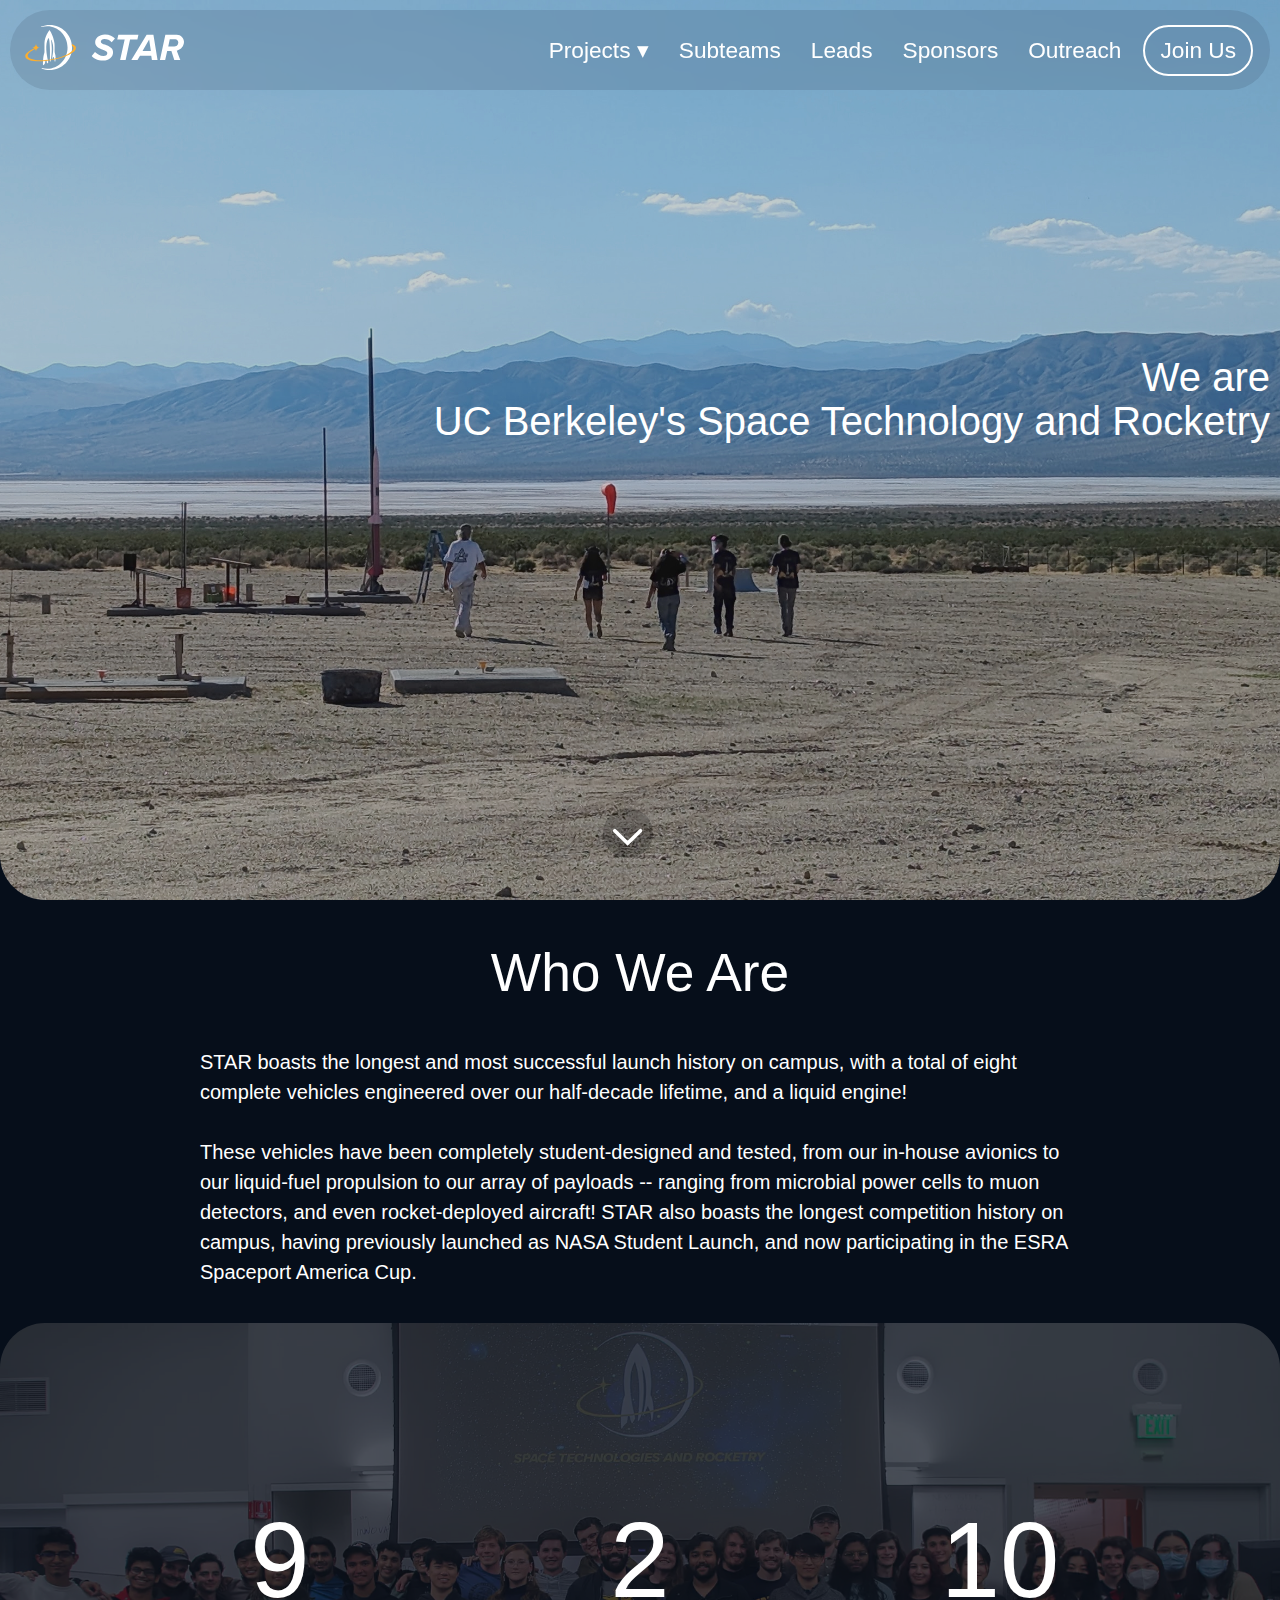
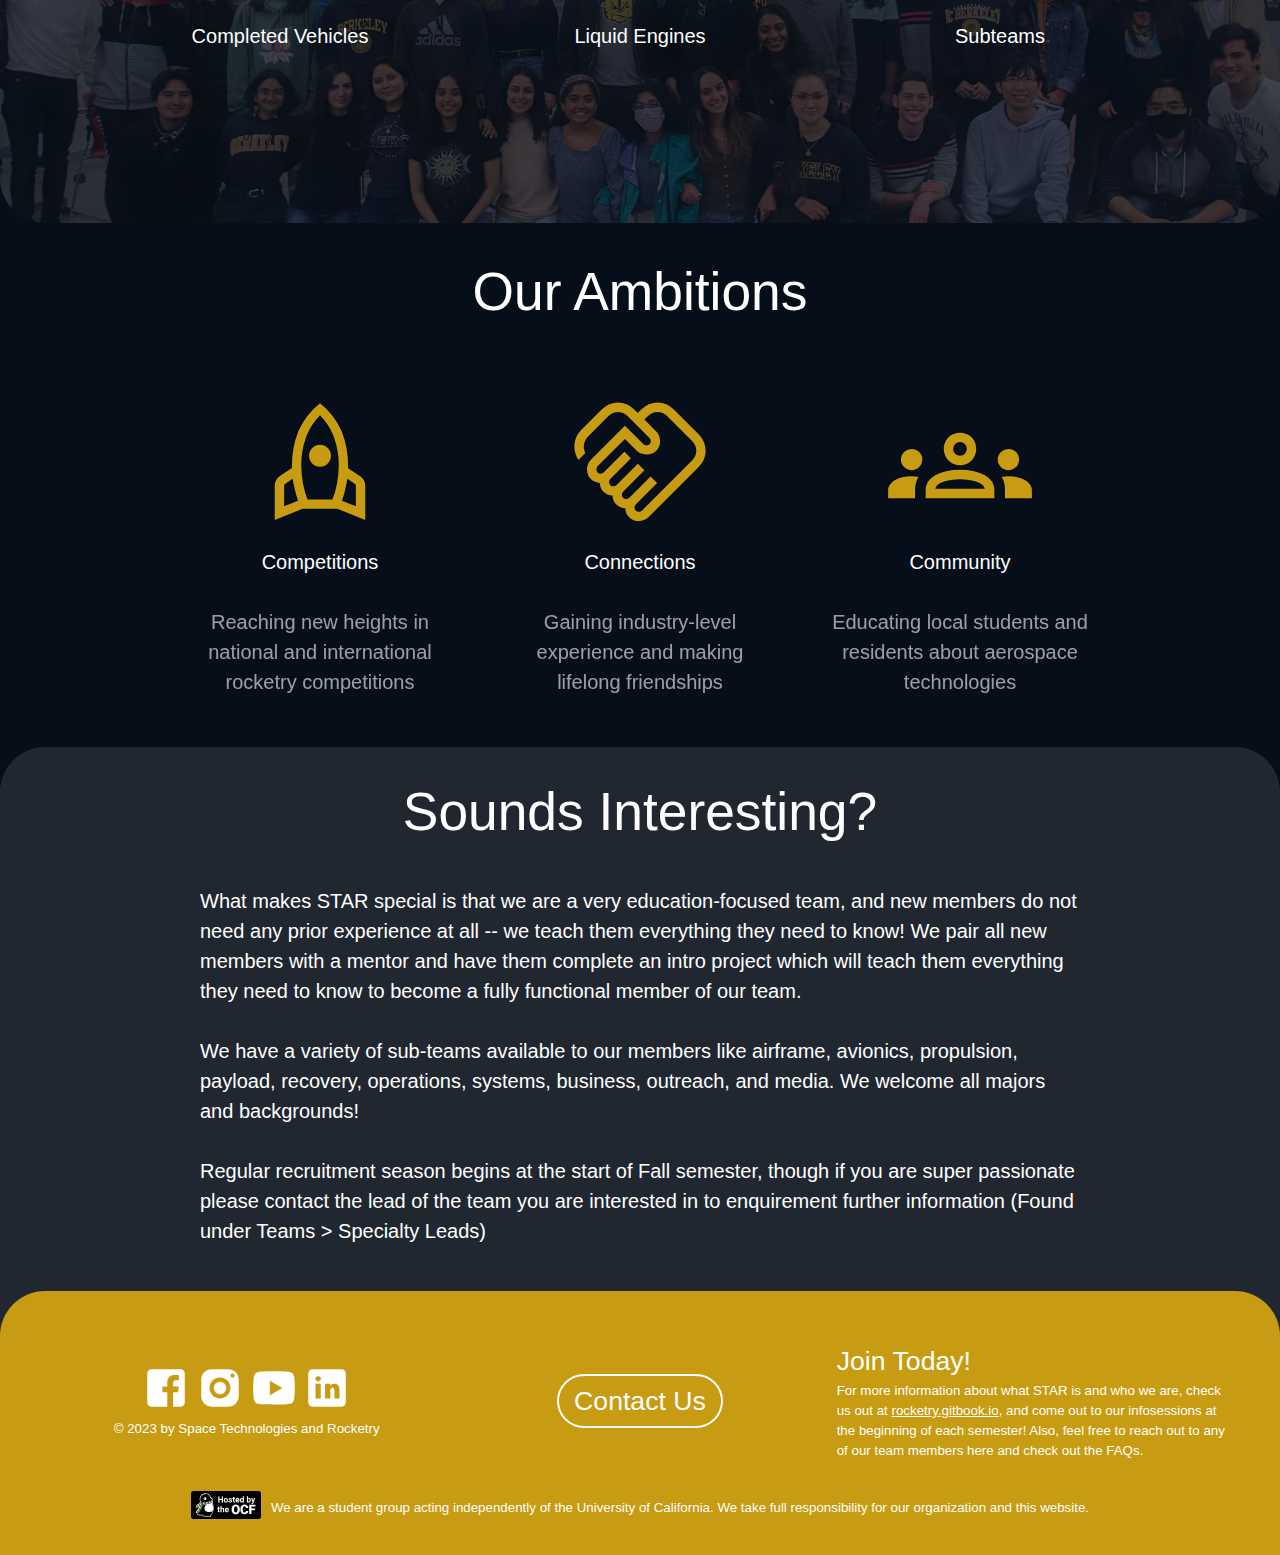
<file: index.html>
<!-- Made by Matthieu Bourdeau de Fontenay, Student at UCB, Physics Major :) -->
<!DOCTYPE html>
<html lang="en">
<head>
    <meta charset="UTF-8">
    <meta name="viewport" content="width=device-width, initial-scale=1.0">
    <title>STAR</title>

    <link rel="stylesheet" href="assets/style/style.css">
    <link rel="icon" type="image/x-icon" href="assets/img/icons/star_logo.svg">
</head>
<body>
    <div class="blur-menu-bar"></div>
    <nav>
        <a href="index.html"><img src="assets/img/star_corner_logo.svg" id="star-corner-logo"></a>
        <div class="right-menu-bar">
            <div class="dropdown">
                <a href="projects.html" class="dropdown-title">
                    Projects &#9662;
                </a>
                <div class="dropdown-content">
                    <a href="caldera.html" id="top-drop">Caldera</a>
                    <a href="alula.html" id="bottom-drop">ALULA</a>
                </div>
            </div>
            <a href="subteams.html" class="submenu"> Subteams </a>
            <a href="leads.html"    class="submenu"> Leads    </a>
            <a href="sponsors.html" class="submenu"> Sponsors </a>
            <a href="outreach.html" class="submenu"> Outreach </a>
            <a href="join_us.html"  class="join-us"> Join Us  </a>
        </div>
        <input id="menu-checkbox" type="checkbox" />
        <label class="menu-button" for="menu-checkbox">
            <span></span>
        </label>

        <div class="menu-content">
            <a class="menu-item" href="projects.html">Projects</a>
            <a class="menu-item" href="subteams.html">Subteams</a>
            <a class="menu-item" href="leads.html">Leads</a>
            <a class="menu-item" href="sponsors.html">Sponsors</a>
            <a class="menu-item" href="outreach.html">Outreach</a>
            <a class="menu-item" href="join_us.html">Join Us</a>
        </div>
    </nav>

    <img src="assets/img/cover.jpg" class="cover-img">

    <div class="text-main-page wide-main-page">
        <b>We are<br>
        UC Berkeley's Space Technology and Rocketry</b>
    </div>
    <div class="text-main-page small-main-page">
        <b>We are<br>
        UC Berkeley's STAR</b>
    </div>

    <div class="arrow-button">
        <a href="#arrow-down">
            <img src="assets/img/arrow_down.svg" id="arrow-down">
        </a>
    </div>

    <div class="paragraph">
        <h1>
            <b>Who We Are</b>
        </h1>
        <br>STAR boasts the longest and most successful launch history on campus, with a total of eight complete vehicles engineered over our half-decade lifetime, and a liquid engine!<br><br>

        These vehicles have been completely student-designed and tested, from our in-house avionics to our liquid-fuel propulsion to our array of payloads -- ranging from microbial power cells to muon detectors, and even rocket-deployed aircraft! STAR also boasts the longest competition history on campus, having previously launched as NASA Student Launch, and now participating in the ESRA Spaceport America Cup.
    </div>
    <div id="team-photo-text">
        <a href="projects.html" class="card" id="team-card">
            <span id="team-num"><b>9</b></span>
            Completed Vehicles
        </a>
        <a href="projects.html" class="card" id="team-card">
            <span id="team-num"><b>2</b></span>
            Liquid Engines
        </a>
        <a href="subteams.html" class="card" id="team-card">
            <span id="team-num"><b>10</b></span>
            Subteams
        </a>
    </div>
    <img src="assets/img/team_photo.png" id="team-photo">

    <div class="paragraph">
        <h1>
            <b>Our Ambitions</b>
        </h1>
    </div>
    <div class="ambitions">
        <div class="card" id="ambitions-card">
            <img src="assets/img/icons/rocket.svg" id="ambitions-icon">
            <b>Competitions</b>
            <br><span id="ambitions-about">Reaching new heights in national and international rocketry competitions</span>
        </div>
        <div class="card" id="ambitions-card">
            <img src="assets/img/icons/handshake.svg" id="ambitions-icon">
            <b>Connections</b>
            <br><span id="ambitions-about">Gaining industry-level experience and making lifelong friendships</span>
        </div>
        <div class="card" id="ambitions-card">
            <img src="assets/img/icons/groups.svg" id="ambitions-icon">
            <b>Community</b>
            <br><span id="ambitions-about">Educating local students and residents about aerospace technologies</span>
        </div>
    </div>
    <div class="paragraph interesting">
        <h1>
            <b>Sounds Interesting?</b>
        </h1>
        <br>What makes STAR special is that we are a very education-focused team, and new members do not need any prior experience at all -- we teach them everything they need to know! We pair all new members with a mentor and have them complete an intro project which will teach them everything they need to know to become a fully functional member of our team.
    
        <br><br>We have a variety of sub-teams available to our members like airframe, avionics, propulsion, payload, recovery, operations, systems, business, outreach, and media. We welcome all majors and backgrounds!
    
        <br><br>Regular recruitment season begins at the start of Fall semester, though if you are super passionate please contact the lead of the team you are interested in to enquirement further information (Found under Teams > Specialty Leads)<br><br>
    </div>

    <footer style="margin-top: -45px;">
        <div class="footer-content">
            <div id="footer-social">
                <a href="https://www.facebook.com/ucberkeleystar/" target="_blank"><img src="assets/img/icons/facebook.svg" id="social"></a>
                <a href="https://www.instagram.com/starberkeley/" target="_blank"><img src="assets/img/icons/instagram.svg" id="social"></a>
                <a href="https://www.youtube.com/channel/UC-ceqnZp3XVz5mH8297izJA" target="_blank"><img src="assets/img/icons/youtube.svg" id="social"></a>
                <a href="https://www.linkedin.com/company/calstar" target="_blank"><img src="assets/img/icons/linkedin.svg" id="social"></a>
                <br>© 2023 by Space Technologies and Rocketry
            </div>
            
            <div id="footer-contact-us">
                <a href="mailto:contact@stars.berkeley.edu?subject=" class="contact-us" style="font-size: 20pt; width: 150px;">
                    Contact Us
                </a>
            </div>
    
            <div id="footer-join-today">
                <span style="font-size: 20pt;">Join Today!</span><br>
                For more information about what STAR is and who we are, check us out at <u><a href="https://rocketry.gitbook.io/public/" target="_blank">rocketry.gitbook.io</a></u>, and come out to our infosessions at the beginning of each semester! Also, feel free to reach out to any of our team members here and check out the FAQs.
            </div>
        </div>
        <div class="ocf">
            <a href="https://www.ocf.berkeley.edu/" target="_blank"><img src="assets/img/icons/ocf-hosted-penguin-dark.svg" style="width: 70px;"></a>
            <span style="margin: auto 0 auto 10px">We are a student group acting independently of the University of California. We take full responsibility for our organization and this website.</span>
        </div>
    </footer>
</body>
</html>
</file>
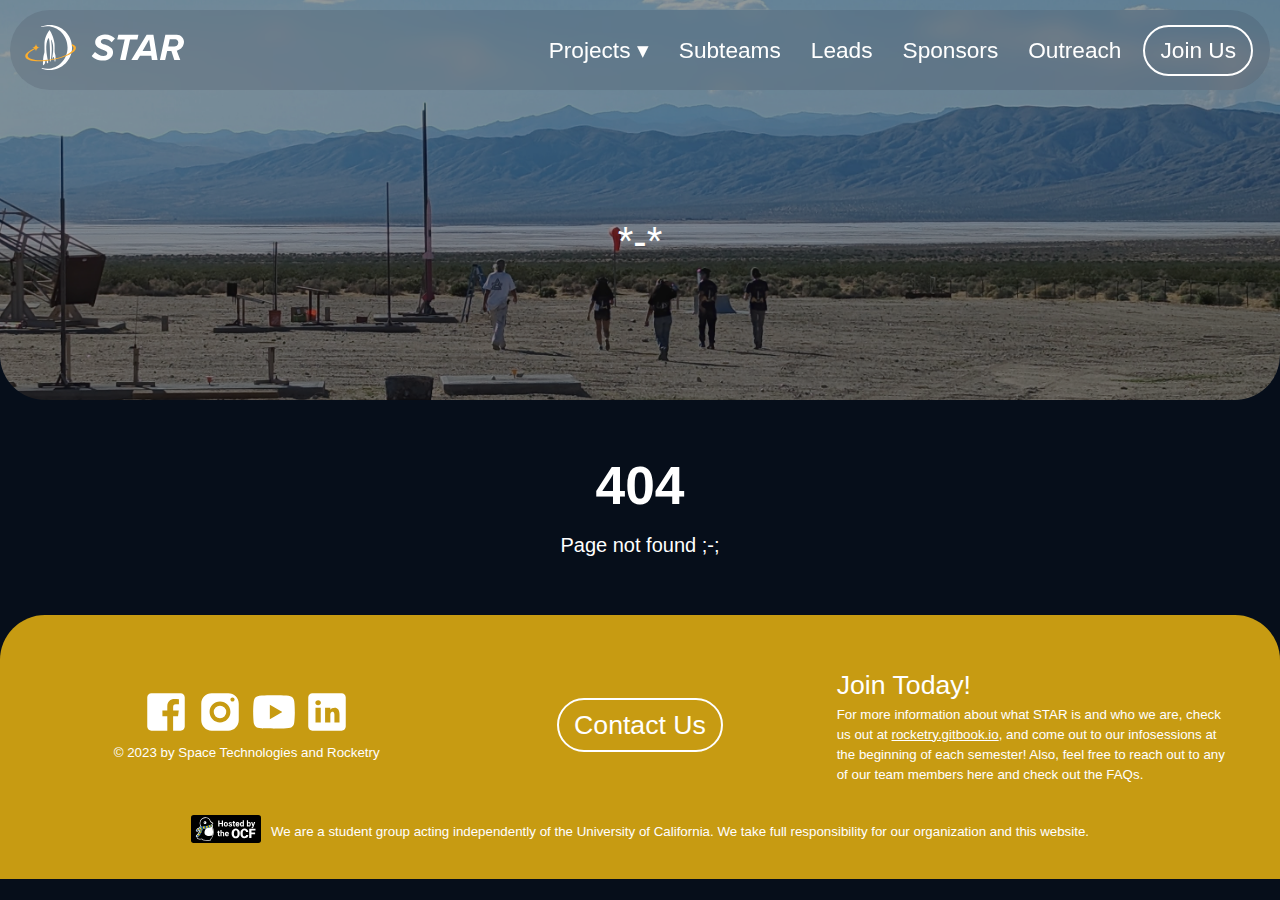
<file: 404_page.html>
<!DOCTYPE html>
<html lang="en">
<head>
    <meta charset="UTF-8">
    <meta name="viewport" content="width=device-width, initial-scale=1.0">
    <title>STAR - 404</title>

    <link rel="stylesheet" href="assets/style/style.css">
    <link rel="icon" type="image/x-icon" href="assets/img/icons/star_logo.svg">
</head>
<body>
    <div class="blur-menu-bar"></div>
    <nav>
        <a href="index.html"><img src="assets/img/star_corner_logo.svg" id="star-corner-logo"></a>
        <div class="right-menu-bar">
            <div class="dropdown">
                <a href="projects.html" class="dropdown-title">
                    Projects &#9662;
                </a>
                <div class="dropdown-content">
                    <a href="caldera.html" id="top-drop">Caldera</a>
                    <a href="alula.html" id="bottom-drop">ALULA</a>
                </div>
            </div>
            <a href="subteams.html" class="submenu"> Subteams </a>
            <a href="leads.html"    class="submenu"> Leads    </a>
            <a href="sponsors.html" class="submenu"> Sponsors </a>
            <a href="outreach.html" class="submenu"> Outreach </a>
            <a href="join_us.html"  class="join-us"> Join Us  </a>
        </div>
        <input id="menu-checkbox" type="checkbox" />
        <label class="menu-button" for="menu-checkbox">
            <span></span>
        </label>

        <div class="menu-content">
            <a class="menu-item" href="projects.html">Projects</a>
            <a class="menu-item" href="subteams.html">Subteams</a>
            <a class="menu-item" href="leads.html">Leads</a>
            <a class="menu-item" href="sponsors.html">Sponsors</a>
            <a class="menu-item" href="outreach.html">Outreach</a>
            <a class="menu-item" href="join_us.html">Join Us</a>
        </div>
    </nav>
    <img src="assets/img/cover.jpg" class="cover-img" id="small-cover-img">

    <div class="small-text-main-page">
        <b>*-*</b>
    </div>

    <div class="paragraph" style="text-align: center;">
        <h1>404</h1>
        Page not found ;-;
    </div>

    <footer style="margin-top: 15px;">
        <div class="footer-content">
            <div id="footer-social">
                <a href="https://www.facebook.com/ucberkeleystar/" target="_blank"><img src="assets/img/icons/facebook.svg" id="social"></a>
                <a href="https://www.instagram.com/starberkeley/" target="_blank"><img src="assets/img/icons/instagram.svg" id="social"></a>
                <a href="https://www.youtube.com/channel/UC-ceqnZp3XVz5mH8297izJA" target="_blank"><img src="assets/img/icons/youtube.svg" id="social"></a>
                <a href="https://www.linkedin.com/company/calstar" target="_blank"><img src="assets/img/icons/linkedin.svg" id="social"></a>
                <br>© 2023 by Space Technologies and Rocketry
            </div>
            
            <div id="footer-contact-us">
                <a href="mailto:contact@stars.berkeley.edu?subject=" class="contact-us" style="font-size: 20pt; width: 150px;">
                    Contact Us
                </a>
            </div>
    
            <div id="footer-join-today">
                <span style="font-size: 20pt;">Join Today!</span><br>
                For more information about what STAR is and who we are, check us out at <u><a href="https://rocketry.gitbook.io/public/" target="_blank">rocketry.gitbook.io</a></u>, and come out to our infosessions at the beginning of each semester! Also, feel free to reach out to any of our team members here and check out the FAQs.
            </div>
        </div>
        <div class="ocf">
            <a href="https://www.ocf.berkeley.edu/" target="_blank"><img src="assets/img/icons/ocf-hosted-penguin-dark.svg" style="width: 70px;"></a>
            <span style="margin: auto 0 auto 10px">We are a student group acting independently of the University of California. We take full responsibility for our organization and this website.</span>
        </div>
    </footer>
</body>
</html>
</file>
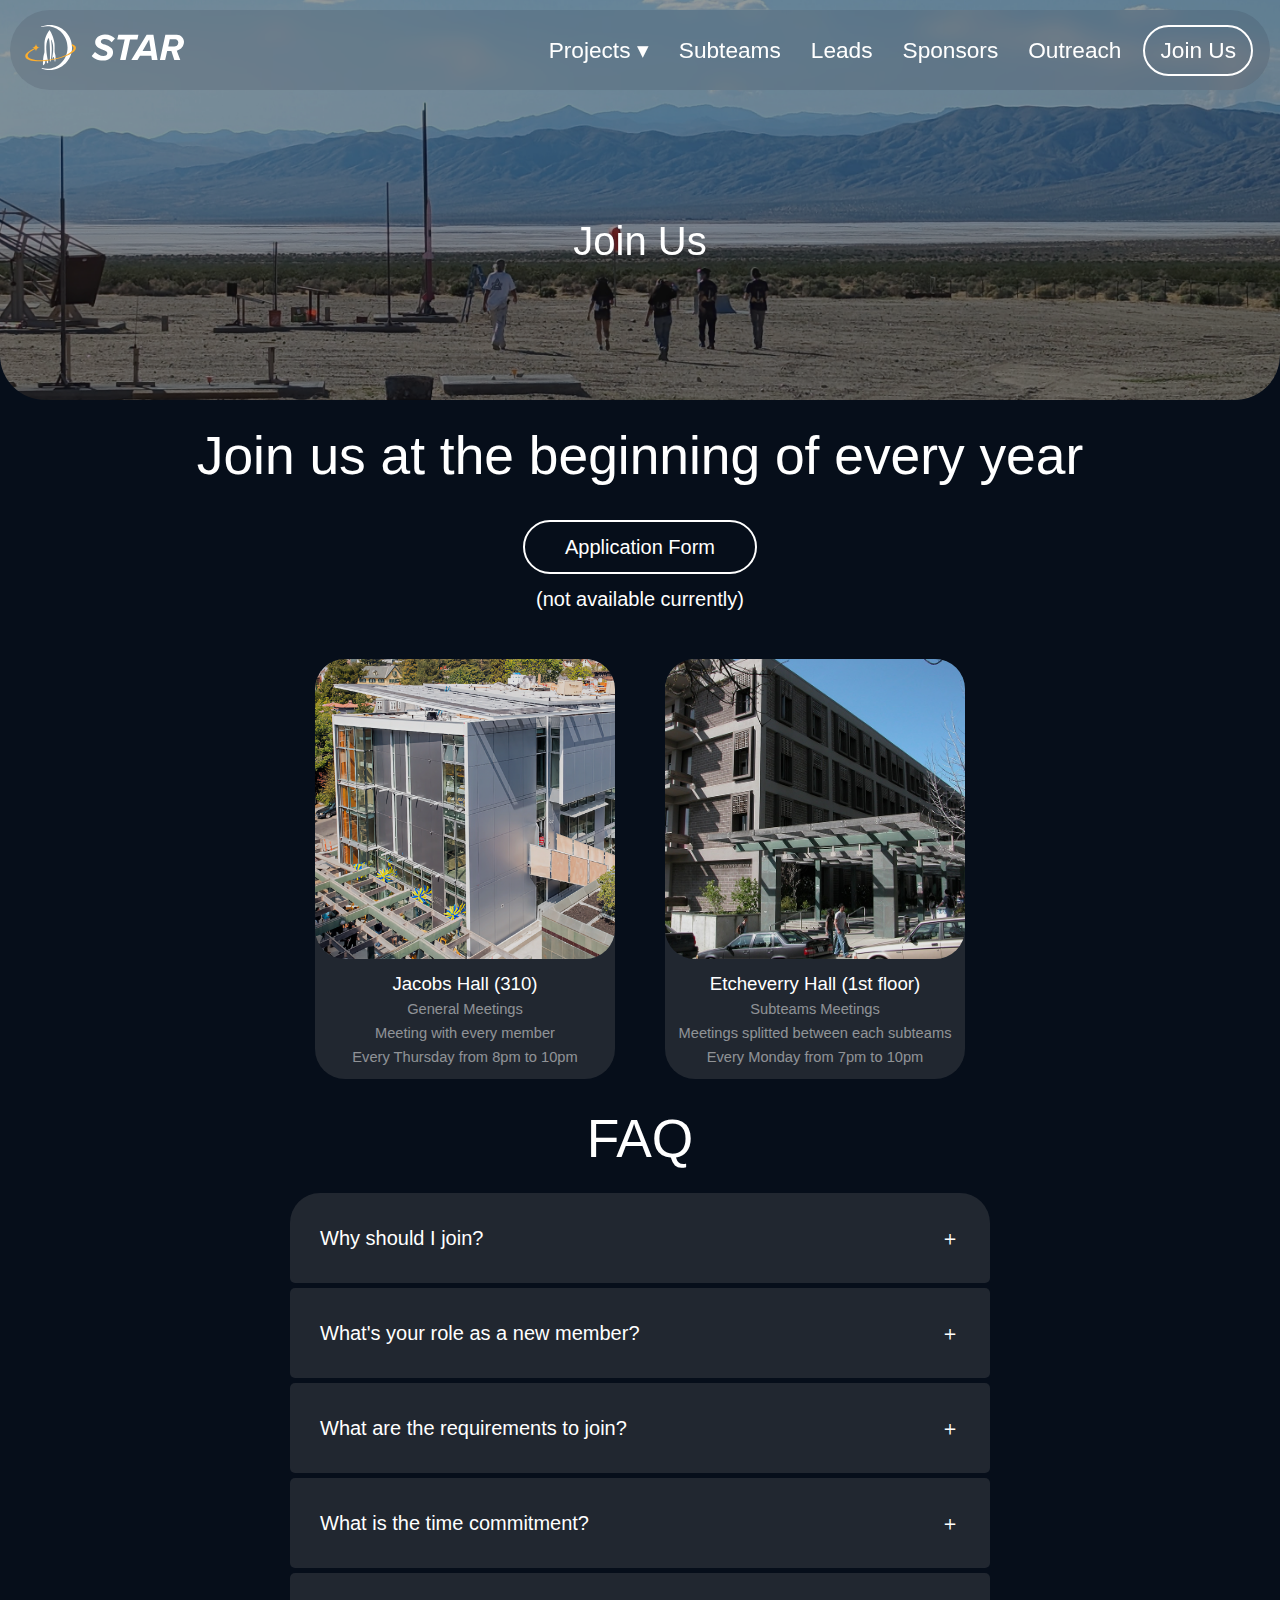
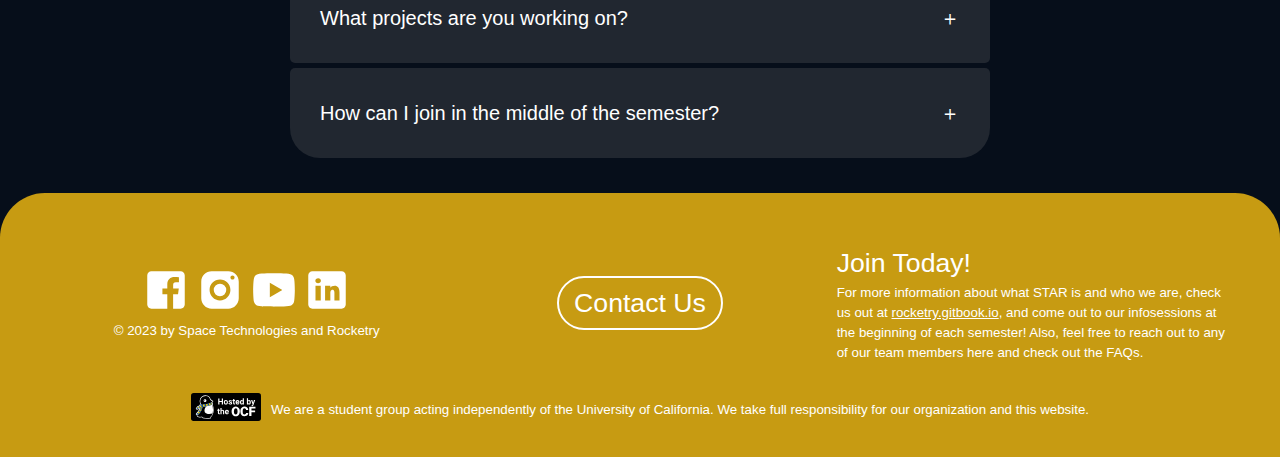
<file: join_us.html>
<!DOCTYPE html>
<html lang="en">
<head>
    <meta charset="UTF-8">
    <meta name="viewport" content="width=device-width, initial-scale=1.0">
    <title>STAR - Join Us</title>

    <link rel="stylesheet" href="assets/style/style.css">
    <link rel="icon" type="image/x-icon" href="assets/img/icons/star_logo.svg">
</head>
<body class="preload">
    <div class="blur-menu-bar"></div>
    <nav>
        <a href="index.html"><img src="assets/img/star_corner_logo.svg" id="star-corner-logo"></a>
        <div class="right-menu-bar">
            <div class="dropdown">
                <a href="projects.html" class="dropdown-title">
                    Projects &#9662;
                </a>
                <div class="dropdown-content">
                    <a href="caldera.html" id="top-drop">Caldera</a>
                    <a href="alula.html" id="bottom-drop">ALULA</a>
                </div>
            </div>
            <a href="subteams.html" class="submenu"> Subteams </a>
            <a href="leads.html"    class="submenu"> Leads    </a>
            <a href="sponsors.html" class="submenu"> Sponsors </a>
            <a href="outreach.html" class="submenu"> Outreach </a>
            <a href="join_us.html"  class="join-us"> Join Us  </a>
        </div>
        <input id="menu-checkbox" type="checkbox" />
        <label class="menu-button" for="menu-checkbox">
            <span></span>
        </label>

        <div class="menu-content">
            <a class="menu-item" href="projects.html">Projects</a>
            <a class="menu-item" href="subteams.html">Subteams</a>
            <a class="menu-item" href="leads.html">Leads</a>
            <a class="menu-item" href="sponsors.html">Sponsors</a>
            <a class="menu-item" href="outreach.html">Outreach</a>
            <a class="menu-item" href="join_us.html">Join Us</a>
        </div>
    </nav>
    
    <img src="assets/img/cover.jpg" class="cover-img" id="small-cover-img">
    
    <div class="small-text-main-page">
        <b>Join Us</b>
    </div>
    
    <h1 class="title">
        <b>Join us at the beginning of every year</b>
    </h1>

    <div class="packet-button">
        <a class="packet">Application Form</a><span style="margin-top: 10px">(not available currently)</span>
    </div>

    <div class="locations">
        <div class="card" id="loc">
            <img src="assets/img/jacobs.png" class="loc-img">
            <iframe src="https://www.google.com/maps/embed?pb=!1m18!1m12!1m3!1d3149.3273362795717!2d-122.26139562397633!3d37.87602690632081!2m3!1f0!2f0!3f0!3m2!1i1024!2i768!4f13.1!3m3!1m2!1s0x80857c23ccfbbf49%3A0x2ec2613adefd8354!2sJacobs%20Hall!5e0!3m2!1sfr!2sus!4v1700529399251!5m2!1sfr!2sus" width="300px" height="300px" style="border:0;" allowfullscreen="" loading="lazy" referrerpolicy="no-referrer-when-downgrade" class="loc-map"></iframe>
            <span id="name">Jacobs Hall (310)</span><br>
            <span id="des-text">General Meetings<br>Meeting with every member<br>Every Thursday from 8pm to 10pm</span>
        </div>
        <div class="card" id="loc">
            <img src="assets/img/etcheverry.jpg" class="loc-img">
            <iframe src="https://www.google.com/maps/embed?pb=!1m18!1m12!1m3!1d1006.9891085607587!2d-122.26021791979038!3d37.87580512358385!2m3!1f0!2f0!3f0!3m2!1i1024!2i768!4f13.1!3m3!1m2!1s0x80857c217ddf251f%3A0xdc204f195f85f60d!2sEtcheverry%20Hall!5e0!3m2!1sfr!2sus!4v1700529517892!5m2!1sfr!2sus" width="300px" height="300px" style="border:0;" allowfullscreen="" loading="lazy" referrerpolicy="no-referrer-when-downgrade" class="loc-map"></iframe>
            <span id="name">Etcheverry Hall (1st floor)</span><br>
            <span id="des-text">Subteams Meetings<br>Meetings splitted between each subteams<br>Every Monday from 7pm to 10pm</span>
        </div>
    </div>

    <h1 class="title">
        <b>FAQ</b>
    </h1>

    <div class="questions">
        <div class="accordion top-question">Why should I join?<span>&#65291;</span></div>
        <div class="question-content">
            <div id="question-answer">
                Be a part of UC Berkeley’s largest engineering club, meet new people, and work alongside like-minded individuals on very cool innovative projects. Apply your in-class knowledge to real-world problems and gain technical experience in various fields from manufacturing and simulations to design work.<br><br>
                Join a tight-knit community who have access to career opportunities such as info sessions and interviews with sponsors as well as the ability to get your resume seen by each of our sponsors each semester. 
            </div>
        </div>

        <div class="accordion">What's your role as a new member?<span>&#65291;</span></div>
        <div class="question-content">
            <div id="question-answer">
                As a new member, you will begin by selecting a subteam of choice and going through training and a lot of education to bring you up to a level where you can comfortably step into work. From there you will join a project team and be assigned assignments at the discretion of deputies. Although we may move faster at times you will have every opportunity you need to reach out to members, mentors, and leadership for guidance every step of the way.
            </div>
        </div>

        <div class="accordion">What are the requirements to join?<span>&#65291;</span></div>
        <div class="question-content">
            <div id="question-answer">
                No experience with Rocketry is required to join. You only need to be able to use basic tools and have a willingness to learn<br><br>
                If you would like to come in with greater experience some skills that may be useful are basic coding knowledge, experience with tools, knowledge of CAD and Github
            </div>
        </div>
        
        <div class="accordion">What is the time commitment?<span>&#65291;</span></div>
        <div class="question-content">
            <div id="question-answer">
                General members’ time commitment is broken down as follows:
                <ul>
                    <li>Specialty meetings at the start of the week for 2 hours</li>
                    <li>GM + Project meetings for 2 hours again on Thursday</li>
                    <li>Additional time is comprised of build days, usually on weekends, and individual work time</li>
                </ul>
                One can expect about 6-8 hours of time commitment in a given week. This increases during major project timeline dates with work on several days of the week leading up to a launch
            </div>
        </div>

        <div class="accordion">What projects are you working on?<span>&#65291;</span></div>
        <div class="question-content">
            <div id="question-answer">
                This year we have 2 projects our solid rocket (<u><a href="ssep2.html">CalDera IREC 2024</a></u>) and Liquid Rocket (<u><a href="alula.html">ALULA</a></u>). Each of these projects is comprised of members from each of the various subteams so a lot of opportunities to be in the action.<br><br>
                For more information on each of the projects visit the projects page
            </div>
        </div>

        <div class="accordion bottom-question">How can I join in the middle of the semester?<span>&#65291;</span></div>
        <div class="question-content">
            <div id="question-answer">
                Joining at times other than the beginning of the school year is different. In that you have no intro project mentor and are given less direct guidance.<br><br>
                You should contact the specialty lead of the team you would like to join for the best guidance (can be done through leadership page). Please ensure that you show up to the various meeting and speak in person with leads for the best support as you transition onto the team.<br><br>
                Above all please keep in mind that while difficult as long as you are in constant communication and put in the effort to catch up you will have a full spot on the team.
            </div>
        </div>
    </div>
    <script src="assets/script/script.js"></script>

    <footer style="margin-top: 35px;">
        <div class="footer-content">
            <div id="footer-social">
                <a href="https://www.facebook.com/ucberkeleystar/" target="_blank"><img src="assets/img/icons/facebook.svg" id="social"></a>
                <a href="https://www.instagram.com/starberkeley/" target="_blank"><img src="assets/img/icons/instagram.svg" id="social"></a>
                <a href="https://www.youtube.com/channel/UC-ceqnZp3XVz5mH8297izJA" target="_blank"><img src="assets/img/icons/youtube.svg" id="social"></a>
                <a href="https://www.linkedin.com/company/calstar" target="_blank"><img src="assets/img/icons/linkedin.svg" id="social"></a>
                <br>© 2023 by Space Technologies and Rocketry
            </div>
            
            <div id="footer-contact-us">
                <a href="mailto:contact@stars.berkeley.edu?subject=" class="contact-us" style="font-size: 20pt; width: 150px;">
                    Contact Us
                </a>
            </div>
    
            <div id="footer-join-today">
                <span style="font-size: 20pt;">Join Today!</span><br>
                For more information about what STAR is and who we are, check us out at <u><a href="https://rocketry.gitbook.io/public/" target="_blank">rocketry.gitbook.io</a></u>, and come out to our infosessions at the beginning of each semester! Also, feel free to reach out to any of our team members here and check out the FAQs.
            </div>
        </div>
        <div class="ocf">
            <a href="https://www.ocf.berkeley.edu/" target="_blank"><img src="assets/img/icons/ocf-hosted-penguin-dark.svg" style="width: 70px;"></a>
            <span style="margin: auto 0 auto 10px">We are a student group acting independently of the University of California. We take full responsibility for our organization and this website.</span>
        </div>
    </footer>
</body>
</file>
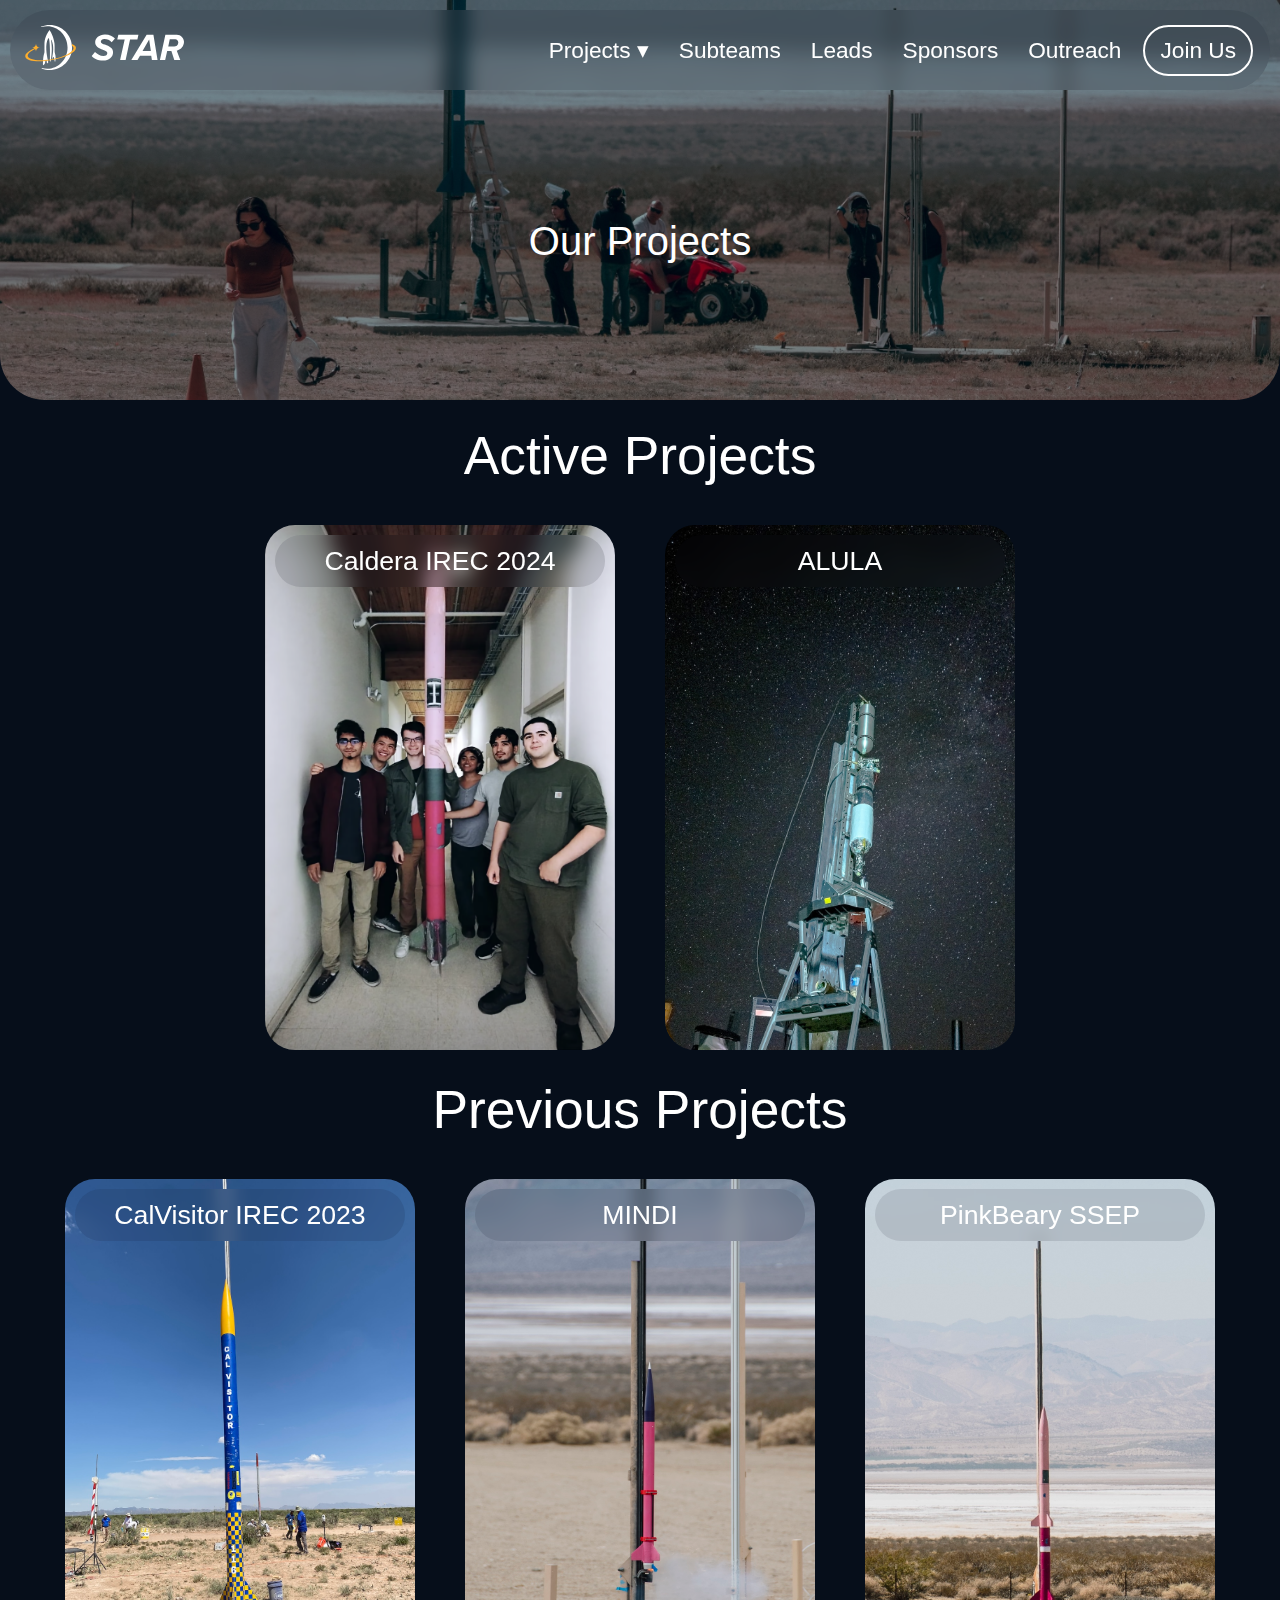
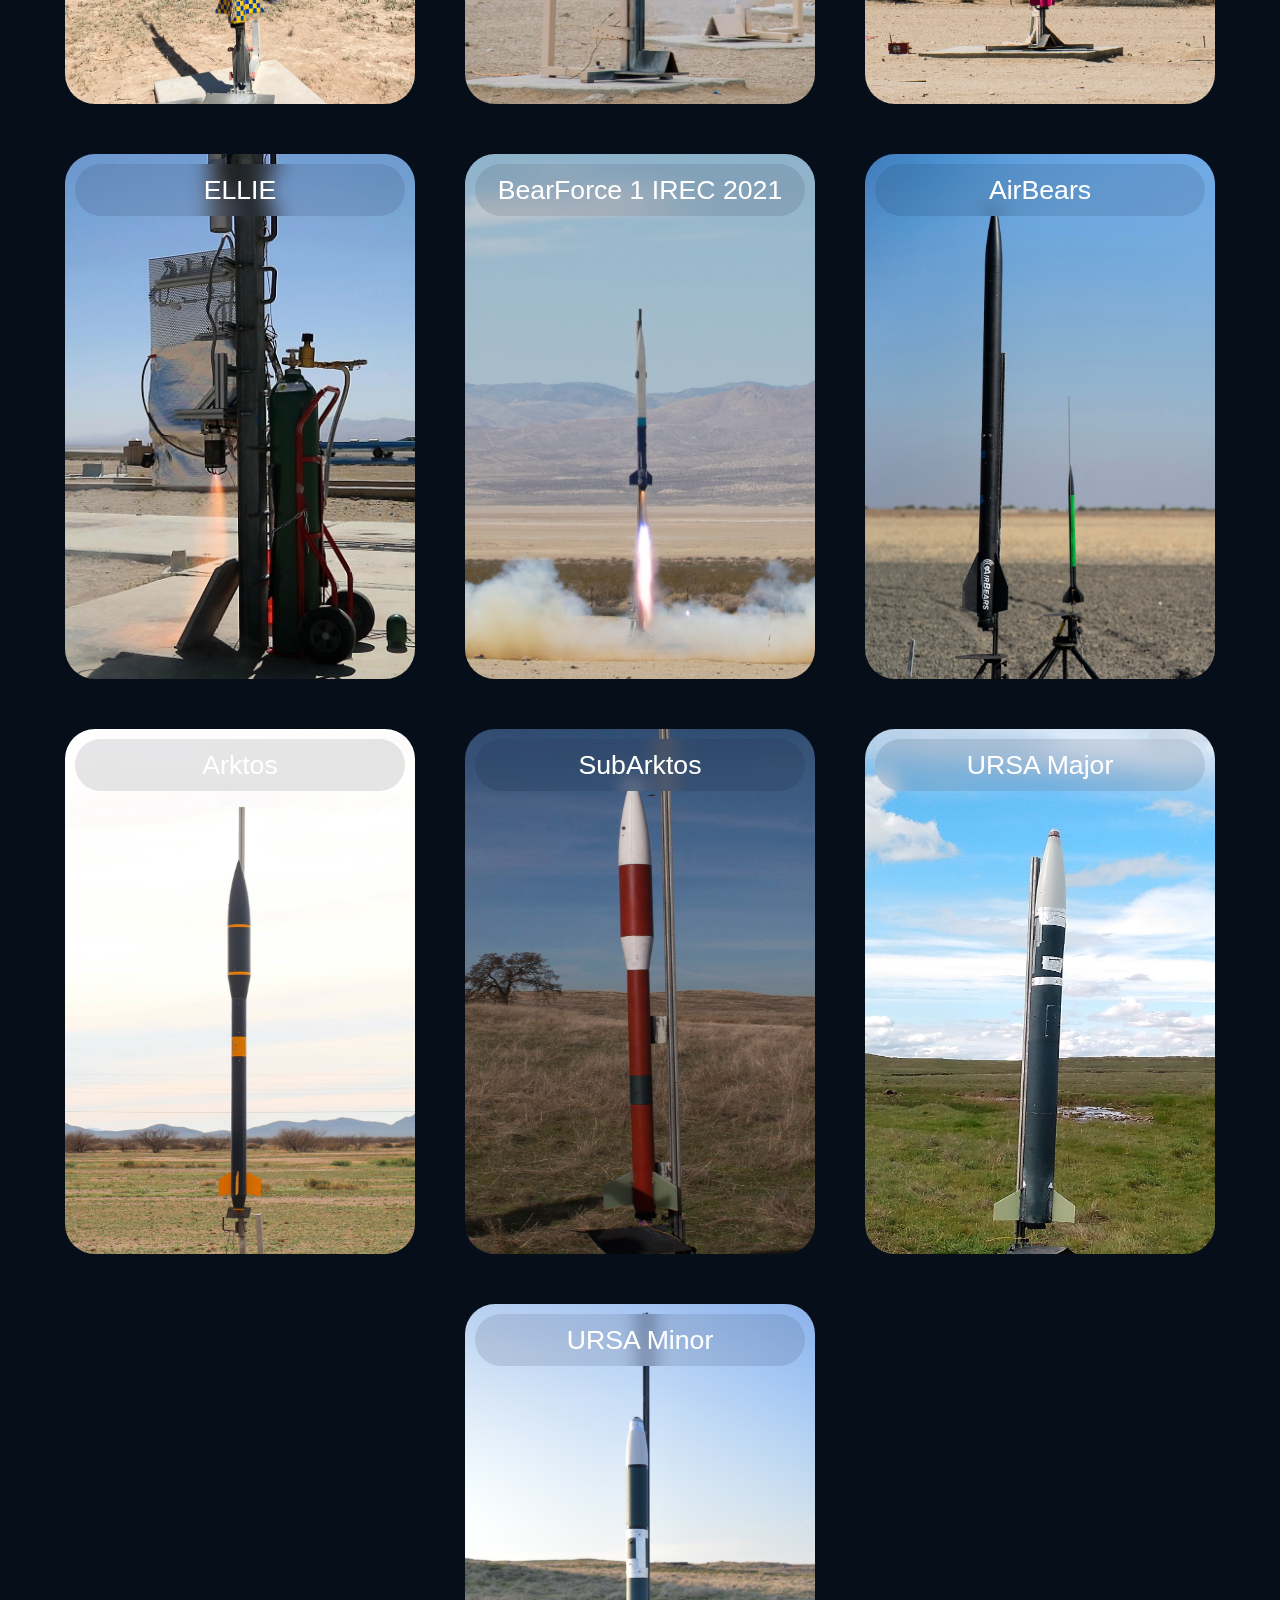
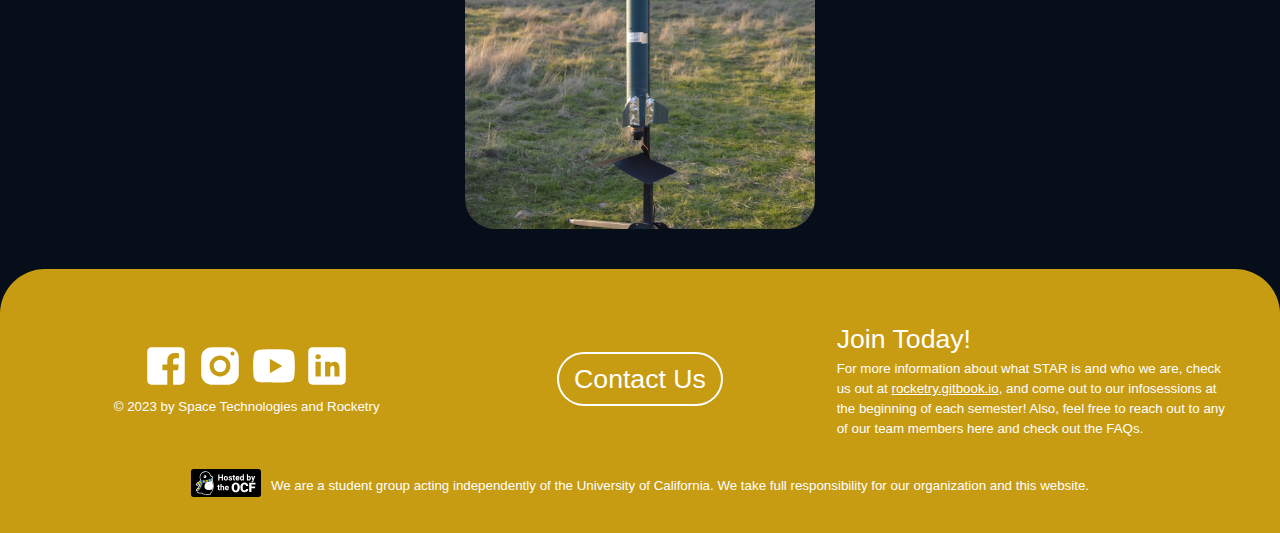
<file: projects.html>
<!DOCTYPE html>
<html lang="en">
<head>
    <meta charset="UTF-8">
    <meta name="viewport" content="width=device-width, initial-scale=1.0">
    <title>STAR - Projects</title>

    <link rel="stylesheet" href="assets/style/style.css">
    <link rel="icon" type="image/x-icon" href="assets/img/icons/star_logo.svg">
</head>
<body class="preload">
    <div class="blur-menu-bar"></div>
    <nav>
        <a href="index.html"><img src="assets/img/star_corner_logo.svg" id="star-corner-logo"></a>
        <div class="right-menu-bar">
            <div class="dropdown">
                <a href="projects.html" class="dropdown-title">
                    Projects &#9662;
                </a>
                <div class="dropdown-content">
                    <a href="caldera.html" id="top-drop">Caldera</a>
                    <a href="alula.html" id="bottom-drop">ALULA</a>
                </div>
            </div>
            <a href="subteams.html" class="submenu"> Subteams </a>
            <a href="leads.html"    class="submenu"> Leads    </a>
            <a href="sponsors.html" class="submenu"> Sponsors </a>
            <a href="outreach.html" class="submenu"> Outreach </a>
            <a href="join_us.html"  class="join-us"> Join Us  </a>
        </div>
        <input id="menu-checkbox" type="checkbox" />
        <label class="menu-button" for="menu-checkbox">
            <span></span>
        </label>

        <div class="menu-content">
            <a class="menu-item" href="projects.html">Projects</a>
            <a class="menu-item" href="subteams.html">Subteams</a>
            <a class="menu-item" href="leads.html">Leads</a>
            <a class="menu-item" href="sponsors.html">Sponsors</a>
            <a class="menu-item" href="outreach.html">Outreach</a>
            <a class="menu-item" href="join_us.html">Join Us</a>
        </div>
    </nav>

    <img src="assets/img/project_cover.jpg" class="cover-img" id="small-cover-img">
    
    <div class="small-text-main-page">
        <b>Our Projects</b>
    </div>

    <div class="leads-list">
        <h1 class="title">
            <b>Active Projects</b>
        </h1>
        <div class="card-list">
            <div class="card" id="project-card">
                <div class="project-name">Caldera IREC 2024</div>
                <div id="project-about">
                    SSEP2<br>
                    <span id="des-text">2023</span><br><br>
                    *-*
                </div>
                <a href="caldera.html">
                    <div class="project-name" id="project-more">
                        Read More >
                    </div>
                </a>
                <img src="assets/img/projects/ssep2.jpg" class="project-pic">
            </div>
            <div class="card" id="project-card">
                <div class="project-name">ALULA</div>
                <div id="project-about">
                    Advanced Long-Utility Liquid Ascent Vehicle<br>
                    <span id="des-text">2023</span><br><br>
                    *-*
                </div>
                <a href="alula.html">
                    <div class="project-name" id="project-more">
                        Read More >
                    </div>
                </a>
                <img src="assets/img/projects/alula.jpg" class="project-pic">
            </div>
        </div>

        <h1 class="title">
            <b>Previous Projects</b>
        </h1>
        <div class="card-list">
            <div class="card" id="project-card">
                <div class="project-name">CalVisitor IREC 2023</div>
                <div id="project-about">
                    CalVisitor<br>
                    <span id="des-text">2022 - 2023</span><br><br>
                    *-*
                </div>
                <img src="assets/img/projects/calvisitor.jpg" class="project-pic">
            </div>
            <div class="card" id="project-card">
                <div class="project-name">MINDI</div>
                <div id="project-about">
                    MINimum DIameter<br>
                    <span id="des-text">2022</span><br><br>
                    MINDI stands for minimum-diameter, and it’s a rocket in which the motor slides directly into the body tube rather than being inserted into a smaller motor-mount tube. Such a design poses challenges when it comes to mounting the fins and retaining the motor, and along with our new project recruits we will work to address these obstacles and build a high-flying rocket.<br><br>
                    In particular, we have investigated fin glassing and composites techniques, as well as the use of a 3d-printed motor retainer. We have completed manufacturing and are set to launch on December 3rd.<br><br>
                    This rocket will shatter UC Berkeley’s (and our previous) altitude record at an astonishing 14,000 feet! 
                </div>
                <img src="assets/img/projects/mindi.jpg" class="project-pic">
            </div>
            <div class="card" id="project-card">
                <div class="project-name">PinkBeary SSEP</div>
                <div id="project-about">
                    Stage SEPeration<br>
                    <span id="des-text">2022</span><br><br>
                    Stage Separation rocket (SSEP)  was launched in September of 2022.<br><br>
                    It is a proof-of-concept project testing a two stage airframe design, as well as a spring-actuated separation mechanism that is released upon the detonation of explosive bolts (dubbed pyro bolts). It involved several new recovery methods and new airframe architectures.<br><br>
                    Stage separation technology makes rockets more efficient by ejecting dead weight and thus this project is a desirable, if not necessary step towards STAR’s eventual spaceshot goal. SSEP’s apogee was around 2,377 feet.
                </div>
                <img src="assets/img/projects/ssep.jpg" class="project-pic">
            </div>
            <div class="card" id="project-card">
                <div class="project-name">ELLIE</div>
                <div id="project-about">
                    Experimental Liquid Low Impulse Engine<br>
                    <span id="des-text">2021 - 2022</span><br><br>
                    The Experimental Liquid Low Impulse Engine (ELLIE) is the first time that STAR has attempted to create a bi-propellant rocket engine. Its purpose was to lay the groundwork for a flyable liquid in future iterations.<br><br>
                    Throughout Fall 2021 and Spring 2022, the propulsion and avionics team carried a long-standing design of the Gaseous Oxygen - liquid Ethanol engine to completion, ending the project with a successful 6 second test fire.
                </div>
                <img src="assets/img/projects/ellie.jpg" class="project-pic">
            </div>
            <div class="card" id="project-card">
                <div class="project-name">BearForce 1 IREC 2021</div>
                <div id="project-about">
                    Bear Force One<br>
                    <span id="des-text">2016 - 2017</span><br><br>
                    Bear Force One  was launched over 10,000 ft above the Mojave Desert for the Intercollegiate Rocketry and Engineering Competition (IREC) during the summer of 2021.<br><br>
                    Measuring in at over 10 feet tall, BFO is our largest rocket to date. It features a 6 inch diameter fiberglass airframe, and a cubesat form payload which will take our custom built muon detector and microbial fuel cell payloads to 10,000 feet.
                </div>
                <img src="assets/img/projects/bearforce1.jpg" class="project-pic">
            </div>
            <div class="card" id="project-card">
                <div class="project-name">AirBears</div>
                <div id="project-about">
                    AirBears<br>
                    <span id="des-text">2019</span><br><br>
                    AirBears flew nominally, going up to 4509 ft apogee in November of 2019.<br><br>
                    This was incredibly close to the projected apogee of 4500 ft. The two recovery altimeters recorded 4508 and 4509 ft respectively. Drogue deployed at apogee and the main parachute deployed at 800 ft.<br><br>
                    There was very little wind thus the parachute drifted very close to the original launch location around 100 meters away. All black powder was fully burned off.
                </div>
                <img src="assets/img/projects/airbears.jpg" class="project-pic">
            </div>
            <div class="card" id="project-card">
                <div class="project-name">Arktos</div>
                <div id="project-about">
                    Arktos<br>
                    <span id="des-text">2017 - 2018</span><br><br>
                    Arktos was launched several times between February and March of 2018.<br><br>
                    The launch vehicle is constructed of blue tube tubing and couplers and has a fiberglass nose cone, a 3D printed boattail, and a transition piece from 6-4in which is also 3D printed, but is also reinforced with fiberglass. The length of the launch vehicle is 111in. The wet weight of the launch vehicle is 27.9 lbs and the dry weight is 22.9 lbs. The launch vehicle utilizes a Cesaroni L730 motor to achieve a simulated apogee of 5323ft. 
                </div>
                <img src="assets/img/projects/arktos.jpg" class="project-pic">
            </div>
            <div class="card" id="project-card">
                <div class="project-name">SubArktos</div>
                <div id="project-about">
                    SubArktos<br>
                    <span id="des-text">2017</span><br><br>
                    SubArktos was launched on November of 2017.<br><br>
                    This rocket was a prototype of Arktos for theNasa Student launch. Similarly to what will later be Artos, it had a transition piece 3D printed, reinforced with fiberglassand the launch vehicle utilizes a Cesaroni L730.
                </div>
                <img src="assets/img/projects/subarktos.jpg" class="project-pic">
            </div>
            <div class="card" id="project-card">
                <div class="project-name">URSA Major</div>
                <div id="project-about">
                    Upright Recovery and Sight Acquisition<br>
                    <span id="des-text">2016 - 2017</span><br><br>
                    Our competition rocket (URSA Major) was successfully launched three times between January and April, the last of which was our competition launch in Huntsville, AL, Measuring 97” in length, 6” in diameter, and sporting an Aerotech L1150 motor. It used a dual-deployment parachute system with a drogue chute deploying at apogee and a main chute at 1000’ AGL.<br><br>
                    During descent, we used a nose-cone-mounted camera and a Raspberry Pi to perform the target detection algorithm, before deploying several landing legs and ejecting the payload and nose-cone from the main body around 600’ AGL to land upright.
                </div>
                <img src="assets/img/projects/ursamajor.jpg" class="project-pic">
            </div>
            <div class="card" id="project-card">
                <div class="project-name">URSA Minor</div>
                <div id="project-about">
                    Upright Recovery and Sight Acquisition<br>
                    <span id="des-text">2016</span><br><br>
                    On December 4, 2016, CalSTAR launched its first high-powered rocket, URSA Minor, a 2/3 sub-scale version of our final vehicle which featured a nose-mounted camera, clear nose cone, and first-person flight video. It’s launch altitude is 4633 meters.
                </div>
                <img src="assets/img/projects/ursaminor.jpg" class="project-pic">
            </div>
        </div>
    </div>
    <footer style="margin-top: 15px;">
        <div class="footer-content">
            <div id="footer-social">
                <a href="https://www.facebook.com/ucberkeleystar/" target="_blank"><img src="assets/img/icons/facebook.svg" id="social"></a>
                <a href="https://www.instagram.com/starberkeley/" target="_blank"><img src="assets/img/icons/instagram.svg" id="social"></a>
                <a href="https://www.youtube.com/channel/UC-ceqnZp3XVz5mH8297izJA" target="_blank"><img src="assets/img/icons/youtube.svg" id="social"></a>
                <a href="https://www.linkedin.com/company/calstar" target="_blank"><img src="assets/img/icons/linkedin.svg" id="social"></a>
                <br>© 2023 by Space Technologies and Rocketry
            </div>
            
            <div id="footer-contact-us">
                <a href="mailto:contact@stars.berkeley.edu?subject=" class="contact-us" style="font-size: 20pt; width: 150px;">
                    Contact Us
                </a>
            </div>
    
            <div id="footer-join-today">
                <span style="font-size: 20pt;">Join Today!</span><br>
                For more information about what STAR is and who we are, check us out at <u><a href="https://rocketry.gitbook.io/public/" target="_blank">rocketry.gitbook.io</a></u>, and come out to our infosessions at the beginning of each semester! Also, feel free to reach out to any of our team members here and check out the FAQs.
            </div>
        </div>
        <div class="ocf">
            <a href="https://www.ocf.berkeley.edu/" target="_blank"><img src="assets/img/icons/ocf-hosted-penguin-dark.svg" style="width: 70px;"></a>
            <span style="margin: auto 0 auto 10px">We are a student group acting independently of the University of California. We take full responsibility for our organization and this website.</span>
        </div>
    </footer>
</body>
</html>
</file>
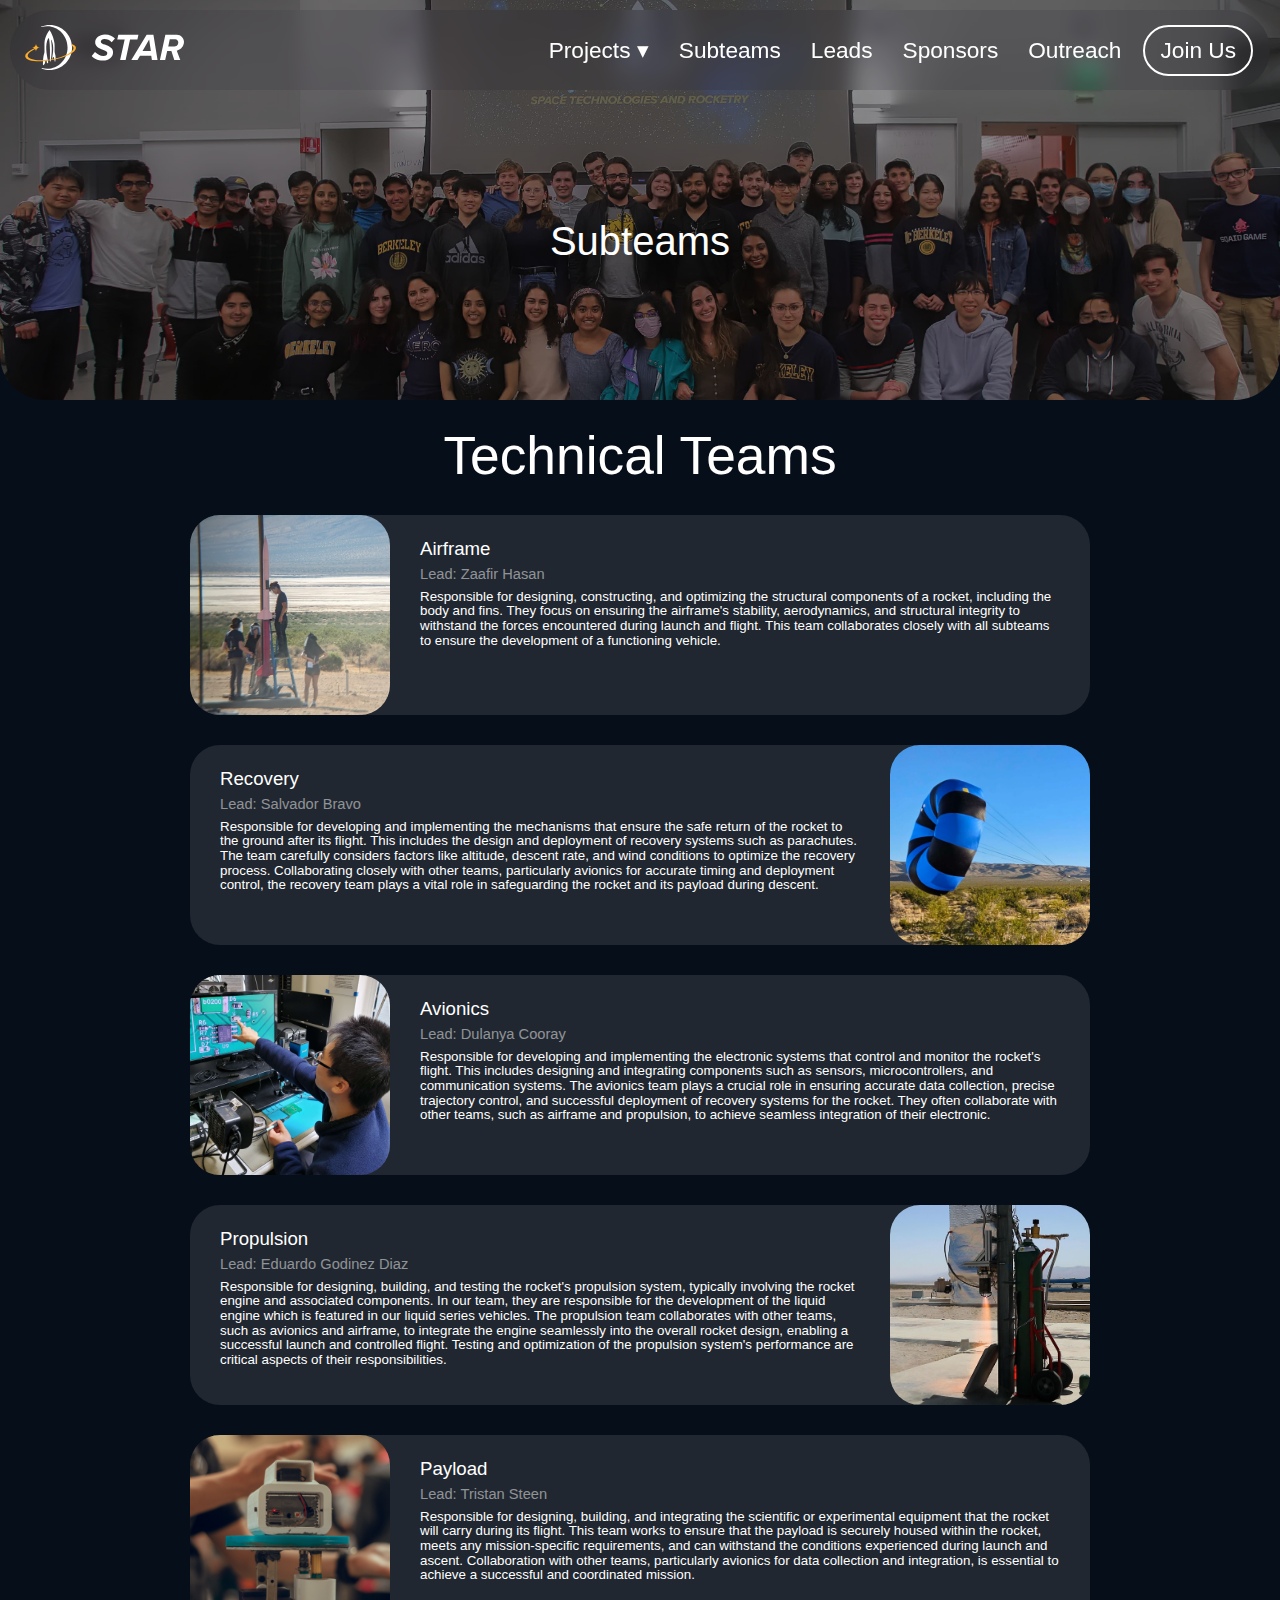
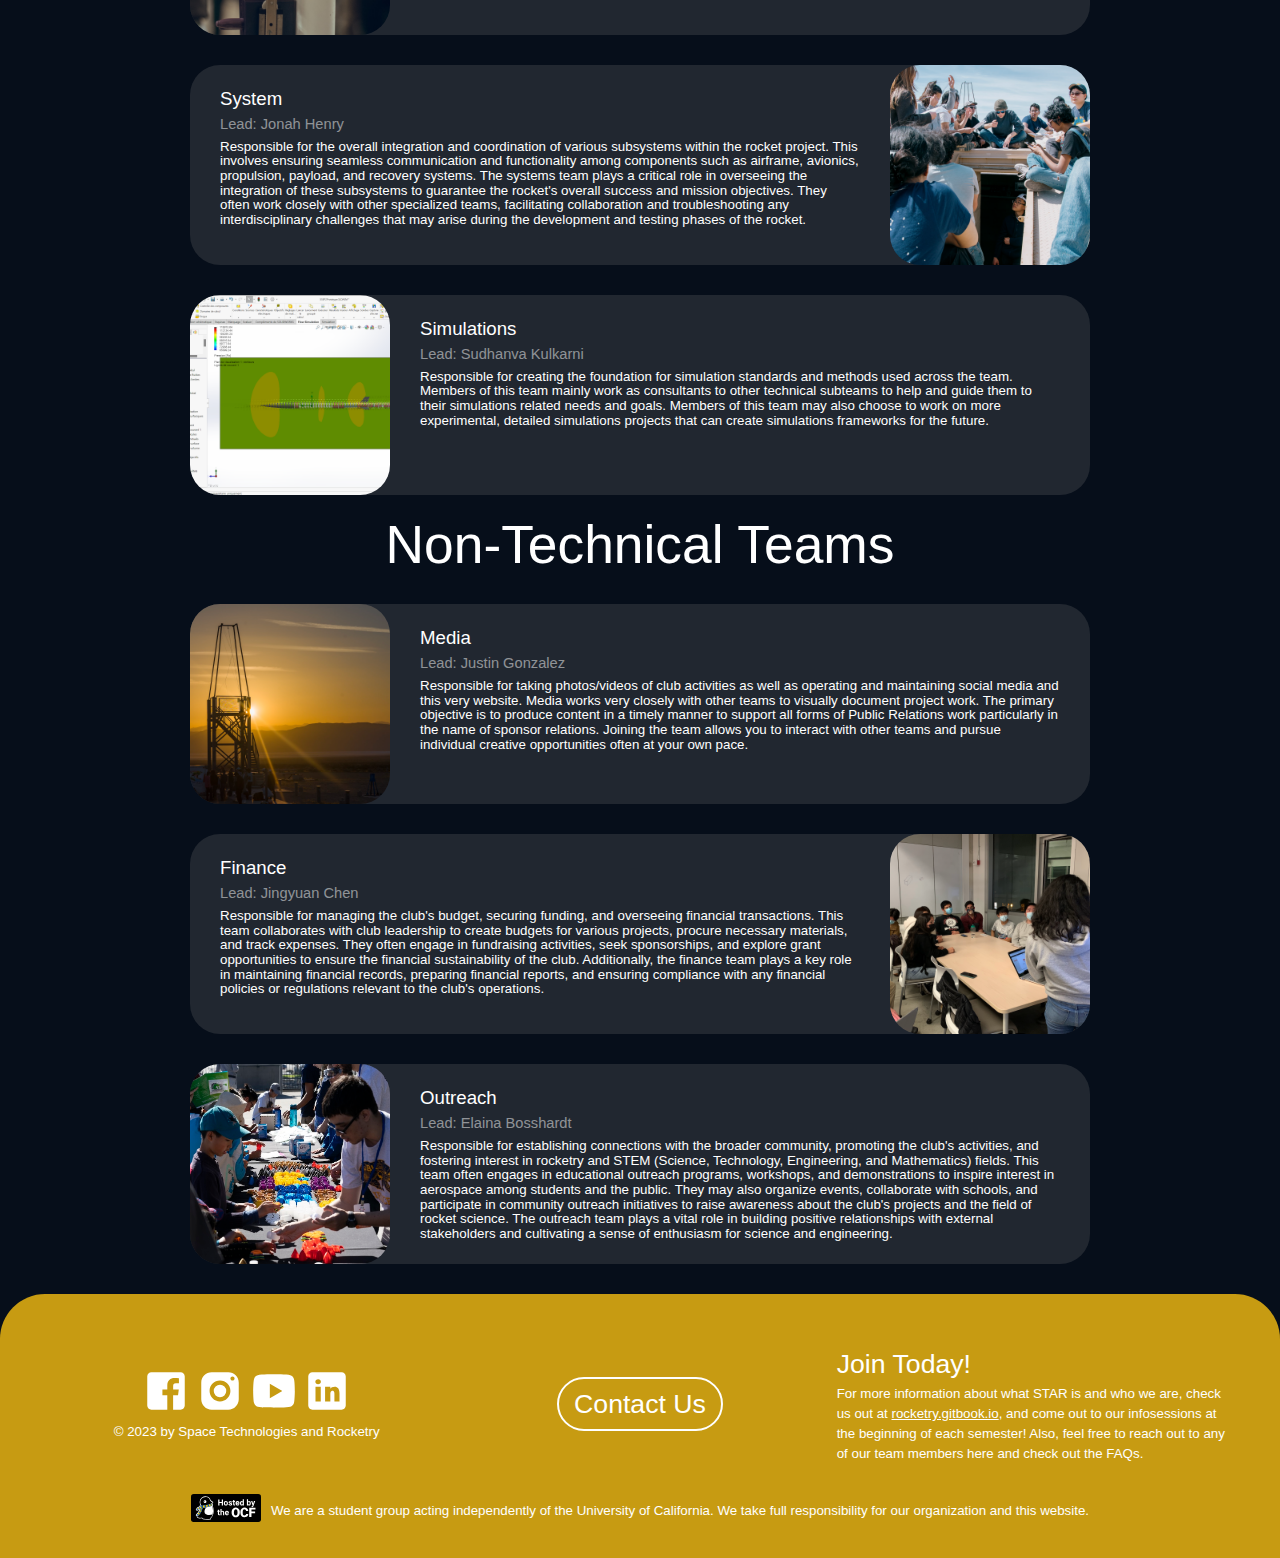
<file: subteams.html>
<!DOCTYPE html>
<html lang="en">
<head>
    <meta charset="UTF-8">
    <meta name="viewport" content="width=device-width, initial-scale=1.0">
    <title>STAR - Subteams</title>

    <link rel="stylesheet" href="assets/style/style.css">
    <link rel="icon" type="image/x-icon" href="assets/img/icons/star_logo.svg">
</head>
<body class="preload">
    <div class="blur-menu-bar"></div>
    <nav>
        <a href="index.html"><img src="assets/img/star_corner_logo.svg" id="star-corner-logo"></a>
        <div class="right-menu-bar">
            <div class="dropdown">
                <a href="projects.html" class="dropdown-title">
                    Projects &#9662;
                </a>
                <div class="dropdown-content">
                    <a href="caldera.html" id="top-drop">Caldera</a>
                    <a href="alula.html" id="bottom-drop">ALULA</a>
                </div>
            </div>
            <a href="subteams.html" class="submenu"> Subteams </a>
            <a href="leads.html"    class="submenu"> Leads    </a>
            <a href="sponsors.html" class="submenu"> Sponsors </a>
            <a href="outreach.html" class="submenu"> Outreach </a>
            <a href="join_us.html"  class="join-us"> Join Us  </a>
        </div>
        <input id="menu-checkbox" type="checkbox" />
        <label class="menu-button" for="menu-checkbox">
            <span></span>
        </label>

        <div class="menu-content">
            <a class="menu-item" href="projects.html">Projects</a>
            <a class="menu-item" href="subteams.html">Subteams</a>
            <a class="menu-item" href="leads.html">Leads</a>
            <a class="menu-item" href="sponsors.html">Sponsors</a>
            <a class="menu-item" href="outreach.html">Outreach</a>
            <a class="menu-item" href="join_us.html">Join Us</a>
        </div>
    </nav>
    <img src="assets/img/team_photo.png" class="cover-img" id="small-cover-img">
    
    <div class="small-text-main-page">
        <b>Subteams</b>
    </div>

    <h1 class="title">
        <b>Technical Teams</b>
    </h1>

    <div class="card-list">
        <div class="card" id="subteam-card">
            <img src="assets/img/subteams/airframe.png" class="subteam-img">
            <div class="subteam-description">
                <span id="sub-name">Airframe</span>
                <span id="des-text">Lead: Zaafir Hasan</span>
                <span id="sub-des">Responsible for designing, constructing, and optimizing the structural components of a rocket, including the body and fins. They focus on ensuring the airframe's stability, aerodynamics, and structural integrity to withstand the forces encountered during launch and flight. This team collaborates closely with all subteams to ensure the development of a functioning vehicle.</span>
            </div>
        </div>
        <div class="card" id="subteam-card">
            <div class="subteam-description">
                <span id="sub-name">Recovery</span>
                <span id="des-text">Lead: Salvador Bravo</span>
                <span id="sub-des">Responsible for developing and implementing the mechanisms that ensure the safe return of the rocket to the ground after its flight. This includes the design and deployment of recovery systems such as parachutes. The team carefully considers factors like altitude, descent rate, and wind conditions to optimize the recovery process. Collaborating closely with other teams, particularly avionics for accurate timing and deployment control, the recovery team plays a vital role in safeguarding the rocket and its payload during descent.</span>
            </div>
            <img src="assets/img/subteams/recovery.png" class="subteam-img">
        </div>
        <div class="card" id="subteam-card">
            <img src="assets/img/subteams/avionics.png" class="subteam-img">
            <div class="subteam-description">
                <span id="sub-name">Avionics</span>
                <span id="des-text">Lead: Dulanya Cooray</span>
                <span id="sub-des">Responsible for developing and implementing the electronic systems that control and monitor the rocket's flight. This includes designing and integrating components such as sensors, microcontrollers, and communication systems. The avionics team plays a crucial role in ensuring accurate data collection, precise trajectory control, and successful deployment of recovery systems for the rocket. They often collaborate with other teams, such as airframe and propulsion, to achieve seamless integration of their electronic.</span>
            </div>
        </div>
        <div class="card" id="subteam-card">
            <div class="subteam-description">
                <span id="sub-name">Propulsion</span>
                <span id="des-text">Lead: Eduardo Godinez Diaz</span>
                <span id="sub-des">Responsible for designing, building, and testing the rocket's propulsion system, typically involving the rocket engine and associated components. In our team, they are responsible for the development of the liquid engine which is featured in our liquid series vehicles. The propulsion team collaborates with other teams, such as avionics and airframe, to integrate the engine seamlessly into the overall rocket design, enabling a successful launch and controlled flight. Testing and optimization of the propulsion system's performance are critical aspects of their responsibilities.</span>
            </div>
            <img src="assets/img/subteams/propulsion.png" class="subteam-img">
        </div>
        <div class="card" id="subteam-card">
            <img src="assets/img/subteams/payload.jpg" class="subteam-img">
            <div class="subteam-description">
                <span id="sub-name">Payload</span>
                <span id="des-text">Lead: Tristan Steen</span>
                <span id="sub-des">Responsible for designing, building, and integrating the scientific or experimental equipment that the rocket will carry during its flight. This team works to ensure that the payload is securely housed within the rocket, meets any mission-specific requirements, and can withstand the conditions experienced during launch and ascent. Collaboration with other teams, particularly avionics for data collection and integration, is essential to achieve a successful and coordinated mission.</span>
            </div>
        </div>
        <div class="card" id="subteam-card">
            <div class="subteam-description">
                <span id="sub-name">System</span>
                <span id="des-text">Lead: Jonah Henry</span>
                <span id="sub-des">Responsible for the overall integration and coordination of various subsystems within the rocket project. This involves ensuring seamless communication and functionality among components such as airframe, avionics, propulsion, payload, and recovery systems. The systems team plays a critical role in overseeing the integration of these subsystems to guarantee the rocket's overall success and mission objectives. They often work closely with other specialized teams, facilitating collaboration and troubleshooting any interdisciplinary challenges that may arise during the development and testing phases of the rocket.</span>
            </div>
            <img src="assets/img/subteams/system.png" class="subteam-img">
        </div>
        <div class="card" id="subteam-card">
            <img src="assets/img/subteams/simulations.png" class="subteam-img">
            <div class="subteam-description">
                <span id="sub-name">Simulations</span>
                <span id="des-text">Lead: Sudhanva Kulkarni</span>
                <span id="sub-des">Responsible for creating the foundation for simulation standards and methods used across the team. Members of this team mainly work as consultants to other technical subteams to help and guide them to their simulations related needs and goals. Members of this team may also choose to work on more experimental, detailed simulations projects that can create simulations frameworks for the future.</span>
            </div>
        </div>
    </div>

    <h1 class="title">
        <b>Non-Technical Teams</b>
    </h1>

    <div class="card-list">
        <div class="card" id="subteam-card">
            <img src="assets/img/subteams/media.png" class="subteam-img">
            <div class="subteam-description">
                <span id="sub-name">Media</span>
                <span id="des-text">Lead: Justin Gonzalez</span>
                <span id="sub-des">Responsible for taking photos/videos of club activities as well as operating and maintaining social media and this very website. Media works very closely with other teams to visually document project work. The primary objective is to produce content in a timely manner to support all forms of Public Relations work particularly in the name of sponsor relations. Joining the team allows you to interact with other teams and pursue individual creative opportunities often at your own pace.</span>
            </div>
        </div>
        <div class="card" id="subteam-card">
            <div class="subteam-description">
                <span id="sub-name">Finance</span>
                <span id="des-text">Lead: Jingyuan Chen</span>
                <span id="sub-des">Responsible for managing the club's budget, securing funding, and overseeing financial transactions. This team collaborates with club leadership to create budgets for various projects, procure necessary materials, and track expenses. They often engage in fundraising activities, seek sponsorships, and explore grant opportunities to ensure the financial sustainability of the club. Additionally, the finance team plays a key role in maintaining financial records, preparing financial reports, and ensuring compliance with any financial policies or regulations relevant to the club's operations.</span>
            </div>
            <img src="assets/img/subteams/finance.png" class="subteam-img">
        </div>
        <div class="card" id="subteam-card">
            <img src="assets/img/subteams/outreach.jpg" class="subteam-img">
            <div class="subteam-description">
                <span id="sub-name">Outreach</span>
                <span id="des-text">Lead: Elaina Bosshardt</span>
                <span id="sub-des">Responsible for establishing connections with the broader community, promoting the club's activities, and fostering interest in rocketry and STEM (Science, Technology, Engineering, and Mathematics) fields. This team often engages in educational outreach programs, workshops, and demonstrations to inspire interest in aerospace among students and the public. They may also organize events, collaborate with schools, and participate in community outreach initiatives to raise awareness about the club's projects and the field of rocket science. The outreach team plays a vital role in building positive relationships with external stakeholders and cultivating a sense of enthusiasm for science and engineering.</span>
            </div>
        </div>
    </div>
    
    <footer style="margin-top: 15px;">
        <div class="footer-content">
            <div id="footer-social">
                <a href="https://www.facebook.com/ucberkeleystar/" target="_blank"><img src="assets/img/icons/facebook.svg" id="social"></a>
                <a href="https://www.instagram.com/starberkeley/" target="_blank"><img src="assets/img/icons/instagram.svg" id="social"></a>
                <a href="https://www.youtube.com/channel/UC-ceqnZp3XVz5mH8297izJA" target="_blank"><img src="assets/img/icons/youtube.svg" id="social"></a>
                <a href="https://www.linkedin.com/company/calstar" target="_blank"><img src="assets/img/icons/linkedin.svg" id="social"></a>
                <br>© 2023 by Space Technologies and Rocketry
            </div>
            
            <div id="footer-contact-us">
                <a href="mailto:contact@stars.berkeley.edu?subject=" class="contact-us" style="font-size: 20pt; width: 150px;">
                    Contact Us
                </a>
            </div>
    
            <div id="footer-join-today">
                <span style="font-size: 20pt;">Join Today!</span><br>
                For more information about what STAR is and who we are, check us out at <u><a href="https://rocketry.gitbook.io/public/" target="_blank">rocketry.gitbook.io</a></u>, and come out to our infosessions at the beginning of each semester! Also, feel free to reach out to any of our team members here and check out the FAQs.
            </div>
        </div>
        <div class="ocf">
            <a href="https://www.ocf.berkeley.edu/" target="_blank"><img src="assets/img/icons/ocf-hosted-penguin-dark.svg" style="width: 70px;"></a>
            <span style="margin: auto 0 auto 10px">We are a student group acting independently of the University of California. We take full responsibility for our organization and this website.</span>
        </div>
    </footer>
</body>
</html>
</file>
<file: assets/style/style.css>
html {
    color: white;
    font-family: 'Be Vietnam Pro', sans-serif;
    font-size: 15pt;
    font-weight: 100;
    scroll-behavior: smooth;
    line-height: 1.5;
}

body {
    margin: 0;
    background-color: rgb(6, 14, 26);
    align-items: center;
}

/* ---------------------------------------*/
/* ------------ General Stuff ------------*/
/* ---------------------------------------*/

/* ---------------- Text ----------------*/

.paragraph {
    padding: 30px 200px 40px 200px;
    border-radius: 45px 45px 0 0;
}
#sub-text {
    text-align: center;
    font-size: 25pt;
    margin-bottom: 20px;
}
#des-text {
    color: rgba(255, 255, 255, 0.5);
    font-size: 11pt;
}
a {
    text-decoration: none;
    color: white;
}
a:hover {
    cursor: pointer;
}
b {
    font-weight: 500;
}
h1 {
    text-align: center;
    font-size: 40pt;
    margin: 0 0 10px 0;
    line-height: 1.3;
}

/* ---------------- Cards ----------------*/

.card-list {
    display: flex;
    flex-wrap: wrap;
    justify-content: center;
    margin: 0 25px;
}
.card {
    margin: 25px;
    border-radius: 30px;
    width: 350px;
    font-size: 10pt;
    transition-duration: 0.2s;
}
.card:hover {
    scale: 1.05;
    box-shadow: 0 0 20px rgb(0, 0, 0, 0.5);;
    backdrop-filter: blur(10px);
    -webkit-backdrop-filter: blur(10px);
}

/* ---------------------------------------*/
/* ---------------- Main -----------------*/
/* ---------------------------------------*/

/* ---------------- Cover ----------------*/

.cover-img {
    align-items: center;
    border-radius: 0 0 45px 45px;
    height: 100vh;
    object-fit: cover;
    filter: brightness(80%);
    width: 100%;
}
#small-cover-img {
    margin-bottom: 12.5px;
    height: 400px;
    filter: brightness(60%);
}
.text-main-page {
    position: absolute;
    margin: calc(-123vh/2) 0 0 -10px;
    width: 100%;

    text-align: right;
    font-size: 30pt;
    line-height: 1.1;

    z-index: 1;
}
.small-text-main-page {
    position: absolute;
    width: 100%;
    text-align: center;
    font-size: 30pt;
    margin-top: -210px;
    z-index: 1;
}
.small-main-page {
    margin: calc(-112vh/2) 0 0 -10px;
    display: none;
}

/* ---------------- Menu Bar ----------------*/

.blur-menu-bar {
    position: fixed;
    margin: 10px 10px;
    border-radius: 100px;
    width: calc(100% - 20px);
    height: 80px;
    background-color: rgb(6, 14, 26, 0.1);
    backdrop-filter: blur(10px);
    -webkit-backdrop-filter: blur(10px);
    z-index: 2;
}
nav {
    position: fixed;
    padding: 15px;
    justify-content: space-between;
    display: flex;
    z-index: 2;
    width: calc(100% - 50px);
    margin: 10px 10px;
    line-height: 1.2;
}
#star-corner-logo {
    height: 45px;
    transition-duration: 0.2s;
}

.right-menu-bar {
    display: flex;
    flex-direction: row;
    font-size: 17pt;
}
.submenu {
    margin: 4px 7px;
    padding: 8px 8px;
    height: 27px;
    transition-duration: 0.2s;
}
.submenu:hover,
.dropdown-title:hover,
#star-corner-logo:hover {
    opacity: 0.7;
}

/* ---------------- Join Us ----------------*/

.join-us {
    margin: 0 2px 0 7px;
    padding: 10px 15px;
    border: solid 2px white;
    border-radius: 100px;
    height: 27px;
    transition-duration: 0.2s;
}
.join-us:hover {
    color: black;
    background-color: white;
}

/* ---------------- Dropdown ----------------*/

@keyframes drop-unfade {
    0% {opacity: 0; margin-top: 22px;}
    100% {opacity: 1; margin-top: 27px;}
}
@keyframes drop-fade {
    0% {opacity: 1; margin-top: 27px; display: block;}
    100% {opacity: 0; margin-top: 22px;}
}
  
.dropdown { /* same as .submenu but for some reason blur only works if it's a seperate class */
    display: flex;
    flex-direction: column;
    margin: 4px 7px;
}
.dropdown-title {
    padding: 8px 8px;
    z-index: 2;
    transition-duration: 0.2s;
}

.dropdown-content {
    display: none;
    margin-top: 22px;
    border-radius: 20px;
    background-color: rgb(6, 14, 26, 0.1);
    backdrop-filter: blur(10px);
    -webkit-backdrop-filter: blur(10px);
    opacity: 0;
}
.dropdown-content a {
    display: block;
    padding: 12px 16px;
    transition-duration: 0.2s;
}
.dropdown-content a:hover {
    color: black;
    background-color: white;
}
#top-drop {
    border-radius: 20px 20px 0 0;
}
#bottom-drop {
    border-radius: 0 0 20px 20px ;
}

.dropdown:hover .dropdown-content {
    animation: drop-unfade 0.2s;
    display: block;
    margin-top: 27px;
    opacity: 1;
}
.dropdown:not(:hover) .dropdown-content {
    animation: drop-fade 0.2s;
}

/* ---------------- Arrow Down Button ----------------*/

.arrow-button {
    position: absolute;
    margin: -100px 0 0 calc(50% - 25px);
    z-index: 1;
}

#arrow-down {
    position: relative;
    margin-left: calc(50% - 25px);
    width: 50px;
    transition-duration: 0.2s;
}
#arrow-down:hover {
    scale: 1.1;
}

/* ---------------- Team Picture ----------------*/

#team-photo {
    position:absolute;
    margin-top: -504px;
    border-radius: 45px;
    width: 100%;
    height: 500px;
    object-fit: cover;
    opacity: 30%;
    z-index: -1;
}
#team-photo-text {
    display: flex;
    flex-wrap: wrap;
    justify-content: center;
    align-items: center;
    height: 500px;
}
#team-card {
    display: flex;
    flex-direction: column;
    justify-content: center;
    align-items: center;
    margin: 0 50px;
    padding: 15px 0 25px 0;
    border-radius: 35px;
    width: 260px;
    font-size: 15pt;
    line-height: 1.2;
    transition-duration: 0.2s;
}
#team-num {
    font-size: 80pt;
}

@media (max-width: 1080px) {
    #team-card {
        margin: 0 10px;
    }
}

/* ---------------- Ambitions ----------------*/

.ambitions {
    display: flex;
    flex-wrap: wrap;
    justify-content: center;
    align-items: center;
    margin: 0 70px;
}
#ambitions-icon {
    margin-bottom: 10px;
    height: 150px;
}
#ambitions-card {
    display: flex;
    flex-direction: column;
    justify-content: space-around;
    align-items: center;
    text-align: center;
    margin: 0 20px 40px 20px;
    padding: 10px;
    border-radius: 30px;
    width: 260px;
    font-size: 15pt;
    transition-duration: 0.2s;
}
#ambitions-about {
    font-size: 15pt;
    opacity: 60%;
}

#ambitions-card:hover,
#team-card:hover {
    background-color: rgba(255, 255, 255, 0.1);
}

/* ---------------- Interesting ----------------*/

.interesting {
    padding-bottom: 60px;
    background-color: rgb(33, 39, 48);
}

/* ------------------------------------------*/
/* ---------------- Projects ----------------*/
/* ------------------------------------------*/

#project-card {
    height: 525px;
    background-color: transparent;
    line-height: 1.2;
}

.project-pic {
    border-radius: 30px;
    width: 350px;
    height: 525px;
    z-index: 0;
    transition-duration: 0.2s;
}
#project-card:hover .project-pic {
    opacity: 0.1;
}

.project-name {
    text-align: center;
    position: absolute;
    margin: 10px;
    padding: 10px;
    border-radius: 100px;
    width: 310px;
    font-size: 20pt;
    background-color: rgb(6, 14, 26, 0.1);
    backdrop-filter: blur(10px);
    -webkit-backdrop-filter: blur(10px);
    z-index: 1;
}
#project-about {
    text-align: center;
    position: absolute;
    margin-top: 80px;
    padding: 10px;
    width: 330px;
    height: 400px;
    font-size: 11pt;
    opacity: 0;
    z-index: 1;
    transition-duration: 0.2s;
}
#project-more {
    bottom: 0;
    opacity: 0;
    transition-duration: 0.2s;
}
#project-more:hover {
    color: black;
    background-color: white;
}

#project-card:hover #project-about,
#project-card:hover #project-more {
    opacity: 1;
}

/* ----------- Project Page ----------- */

#project-description {
    display: flex;
    align-items: center;
}
.project-illustration {
    width: calc(100% / 3);
    height: 100%;
    border-radius: 25px;
    margin: 20px;
    object-fit: cover;
}

/* ---------------------------------------*/
/* --------------- Subteams --------------*/
/* ---------------------------------------*/

#subteam-card {
    background-color: rgb(33, 39, 48);
    display: flex;
    height: 200px;
    width: 900px;
    margin: 15px;
}
.subteam-img {
    object-fit: cover;
    width: 200px;
    border-radius: 30px;
}
.subteam-description {
    display: flex;
    flex-direction: column;
    padding: 20px 30px;
}
#sub-name {
    font-weight: bolder;
    font-size: 14pt;
}
#sub-lead {
    color: rgba(255, 255, 255, 0.5);
    font-size: 11pt;
}
#sub-des {
    line-height: 1.1;
    margin: 5px 0;
}

/* ---------------------------------------*/
/* ---------------- Leads ----------------*/
/* ---------------------------------------*/

#leads-card {
    border-radius: 30px;
    height: 758px;
    background-color: rgb(33, 39, 48);
}
.profil-pic {
    border-radius: 30px;
    width: 350px;
}
.card-text {
    display: flex;
    flex-direction: column;
    justify-content: space-between;
    padding: 20px;
    height: 363px;
}
#name {
    font-weight: bolder;
    margin: 5px 0;
    font-size: 14pt;
}
#bio {
    margin: 13px 0;
}
.contacts {
    height: 30px;
}
#contacts-icon {
    margin-right: 10px;
    width: 30px;
    height: 30px;
    transition-duration: 0.2s;
}
#contacts-icon:hover {
    opacity: 0.7;
}

/* ------------------------------------------*/
/* ---------------- Sponsors ----------------*/
/* ------------------------------------------*/

.packet-button {
    display: flex;
    flex-direction: column;
    align-items: center;
    margin-bottom: 20px;
    border-radius: 100px;
    width: 100%;
}
.packet {
    text-align: center;
    margin: 20px 0 0 0;
    padding: 10px 15px;
    border: solid 2px white;
    border-radius: 100px;
    width: 200px;
    transition-duration: 0.2s;
}
.packet:hover {
    color: black;
    background-color: white;
}

.sponsor-logo {
    border-radius: 30px;
    width: 250px;
}
#sponsor-card {
    width: 250px;
    height: 250px;
}
.sponsor-packet {
    text-align: center;
    margin: -57.5px 0 20px 0;
    background-color: rgb(33, 39, 48);
    border-radius: 0 0 45px 45px;
    padding: 70px 300px 10px 300px;
}

/* ------------------------------------------*/
/* ---------------- Outreach ----------------*/
/* ------------------------------------------*/

.the-problem {
    padding-bottom: 50px;
    background-color: rgb(21, 26, 37);
}
.the-solution {
    margin-top: -45px;
    padding-bottom: 50px;
    background-color: rgb(33, 39, 48);
}

table {
    border-collapse: collapse;
    margin: 25px auto;
}
  
td, th {
    border: 2px solid white;
    text-align: left;
    padding: 10px;
}
th {
    text-decoration: none;
}

tr:last-child {
    background-color: rgba(255, 255, 255, 0.1);
    border-collapse: separate;
}

/* -----------------------------------------*/
/* ---------------- Join Us ----------------*/
/* -----------------------------------------*/

.locations {
    display: flex;
    flex-wrap: wrap;
    justify-content: center;
    width: 100%;
}
#loc {
    line-height: 1.2;
    text-align: center;
    border-radius: 30px;
    width: 300px;
    height: 420px;
    font-size: 15pt;
    background-color: rgb(33, 39, 48);
}
.loc-img {
    margin-bottom: 7px;
    border-radius: 30px;
    width: 300px;
    filter: brightness(90%);
    transition-duration: 0.2s;
}
.loc-map {
    position: absolute;
    top: 0;
    right: 0;
    border-radius: 30px;
    filter: brightness(90%);
    opacity: 0;
    transition-duration: 0.2s;
}
#loc:hover .loc-img {opacity: 0}
#loc:hover .loc-map {opacity: 1}

.questions {
    margin: 20px auto;
    width: 700px;
}
.accordion {
    margin-top: 5px;
    padding: 30px;
    border-radius: 5px;
    background-color: rgb(33, 39, 48);
    cursor: pointer;
    display: flex;
    flex-direction: row;
    justify-content: space-between;
}

.question-content {
    max-height: 0;
    overflow: hidden;
    transition-duration: 0.2s;
}
#question-answer {
    line-height: 1.2;
    padding: 30px;
    background-color: rgb(33, 39, 48);
    border-radius: 5px;
    margin-top: 5px;
}
.top-question {border-radius: 30px 30px 5px 5px;}
.bottom-question {border-radius: 5px 5px 30px 30px;}

/* ----------------------------------------*/
/* ---------------- Footer ----------------*/
/* ----------------------------------------*/

footer {
    padding: 50px 50px 30px 50px;
    border-radius: 45px 45px 0 0;
    background-color: rgb(199, 155, 18);
}
.footer-content {
    display: flex;
    justify-content: space-around;
    align-items: center;
}

#footer-social {
    text-align: center;
    width: 456px;
    font-size: 10pt;
}
#social {
    width: 50px;
    transition-duration: 0.2s;
}
#social:hover {
    opacity: 0.7;
}

#footer-contact-us {
    text-align: center;
    width: 456px;
}
.contact-us {
    padding: 10px 15px;
    border: solid 2px white;
    border-radius: 100px;
    transition-duration: 0.2s;
}
.contact-us:hover {
    color: black;
    background-color: white;
}

#footer-join-today {
    width: 456px;
    font-size: 10pt;
}

.ocf {
    display: flex;
    justify-content: center;
    margin-top: 30px;
    font-size: 10pt;
    align-items: center;
}

/* ----------------------------------------*/
/* ------------- Burger Menu ------------- */
/* ----------------------------------------*/

@keyframes menu-drop-unfade {
    0% {opacity: 0; margin: 65px 21px;}
    100% {opacity: 1; margin: 75px 21px;}
}
@keyframes menu-drop-fade {
    0% {opacity: 1; margin: 75px 21px; display: flex;}
    100% {opacity: 0; margin: 65px 21px;}
}

#menu-checkbox {
    display: none;
}
.menu-button {
    display: none;
    margin: 4px 10px;
    width: 43px;
    height: 43px;
    z-index: 3;
    cursor: pointer;
}
.menu-button span,
.menu-button span::before,
.menu-button span::after {
    position: absolute;
    border-radius: 10px;
    width: 30px;
    height: 4px;
    background-color: white;
    transition-duration: 0.2s;
}
.menu-button span {top: 27px; right: 32px; content: '';}
.menu-button span::before {top: 11px; content: '';}
.menu-button span::after {top: 22px; content: '';}

#menu-checkbox:checked + .menu-button > span {top: 38px; transform: rotate(45deg);}
#menu-checkbox:checked + .menu-button > span::before {top: 0px; transform: rotate(0deg);}
#menu-checkbox:checked + .menu-button > span::after {top: 0; transform: rotate(90deg);}

#menu-checkbox:checked ~ .menu-content {
    animation: menu-drop-unfade 0.2s;
    display: flex;
    margin: 75px 21px;
    opacity: 1;
}
#menu-checkbox:not(:checked) ~ .menu-content {
    animation: menu-drop-fade 0.2s;
}

.menu-content {
    display: none;
    flex-wrap: wrap;
    justify-content: center;
    position: fixed;
    margin: 65px 21px;
    border-radius: 25px;
    width: calc(100% - 95px);
    background-color: rgb(6, 14, 26, 0.1);
    backdrop-filter: blur(10px);
    -webkit-backdrop-filter: blur(10px);
    opacity: 0;
    z-index: 2;
    transition-duration: 0.2s;
}
.menu-item {
    display: block;
    padding: 12px 24px;
    border-radius: 25px;
    text-decoration: none;
    transition-duration: 0.2s;
}
.menu-item:hover {
    color: black;
    background-color: white;
}

/* ----------------------------------------*/
/* ---------------- @Media --------------- */
/* ----------------------------------------*/

@media (max-width: 950px) { /* For iPads & Phones */
    .right-menu-bar {display: none;}
    .wide-main-page {display: none;}
    .small-main-page {display: block;}
    .menu-button {display: block;}
    .cover-img {height: calc(100vh - 50px);}
    #project-description {flex-direction: column;}
    .project-illustration {width: 100%; height: 300px;}
}

@media (max-width: 559px) { /* For Phones */
    #team-photo {margin-top: -695px; height: 700px;}
    #team-card {margin-top: 10px}
    #team-photo-text {height: 700px;}
}

@media (max-width: 950px) and (min-width: 505px) { /* For iPads */
    .paragraph {padding: 40px 100px;}
    .sponsor-packet {padding: 70px 100px 10px 100px;}
    .questions {width: 500px;}
    #subteam-card {width: 500px; height: 350px};
}
@media (max-width: 504px) { /* For Phones */
    h1 {font-size: 30pt;}
    .paragraph {padding: 40px 50px;}
    .sponsor-packet {padding: 70px 50px 10px 50px;}
    .questions {width: 300px;}
    .subteam-img {height: 300px; width: 300px;}
    #subteam-card {flex-direction: column; width: 300px; height: 100%; margin: 20px 20px;}
    .subteam-description {width: 240px;}
}

@media (max-width: 750px) {
    .footer-content {flex-direction: column; justify-content: center;}
    #footer-social {margin-bottom: 40px; width: 300px;}
    #footer-contact-us {margin-bottom: 40px; width: 300px;}
    #footer-join-today {text-align: center; width: 300px;}
    .ocf {flex-direction: column; text-align: center;}
}
</file>
